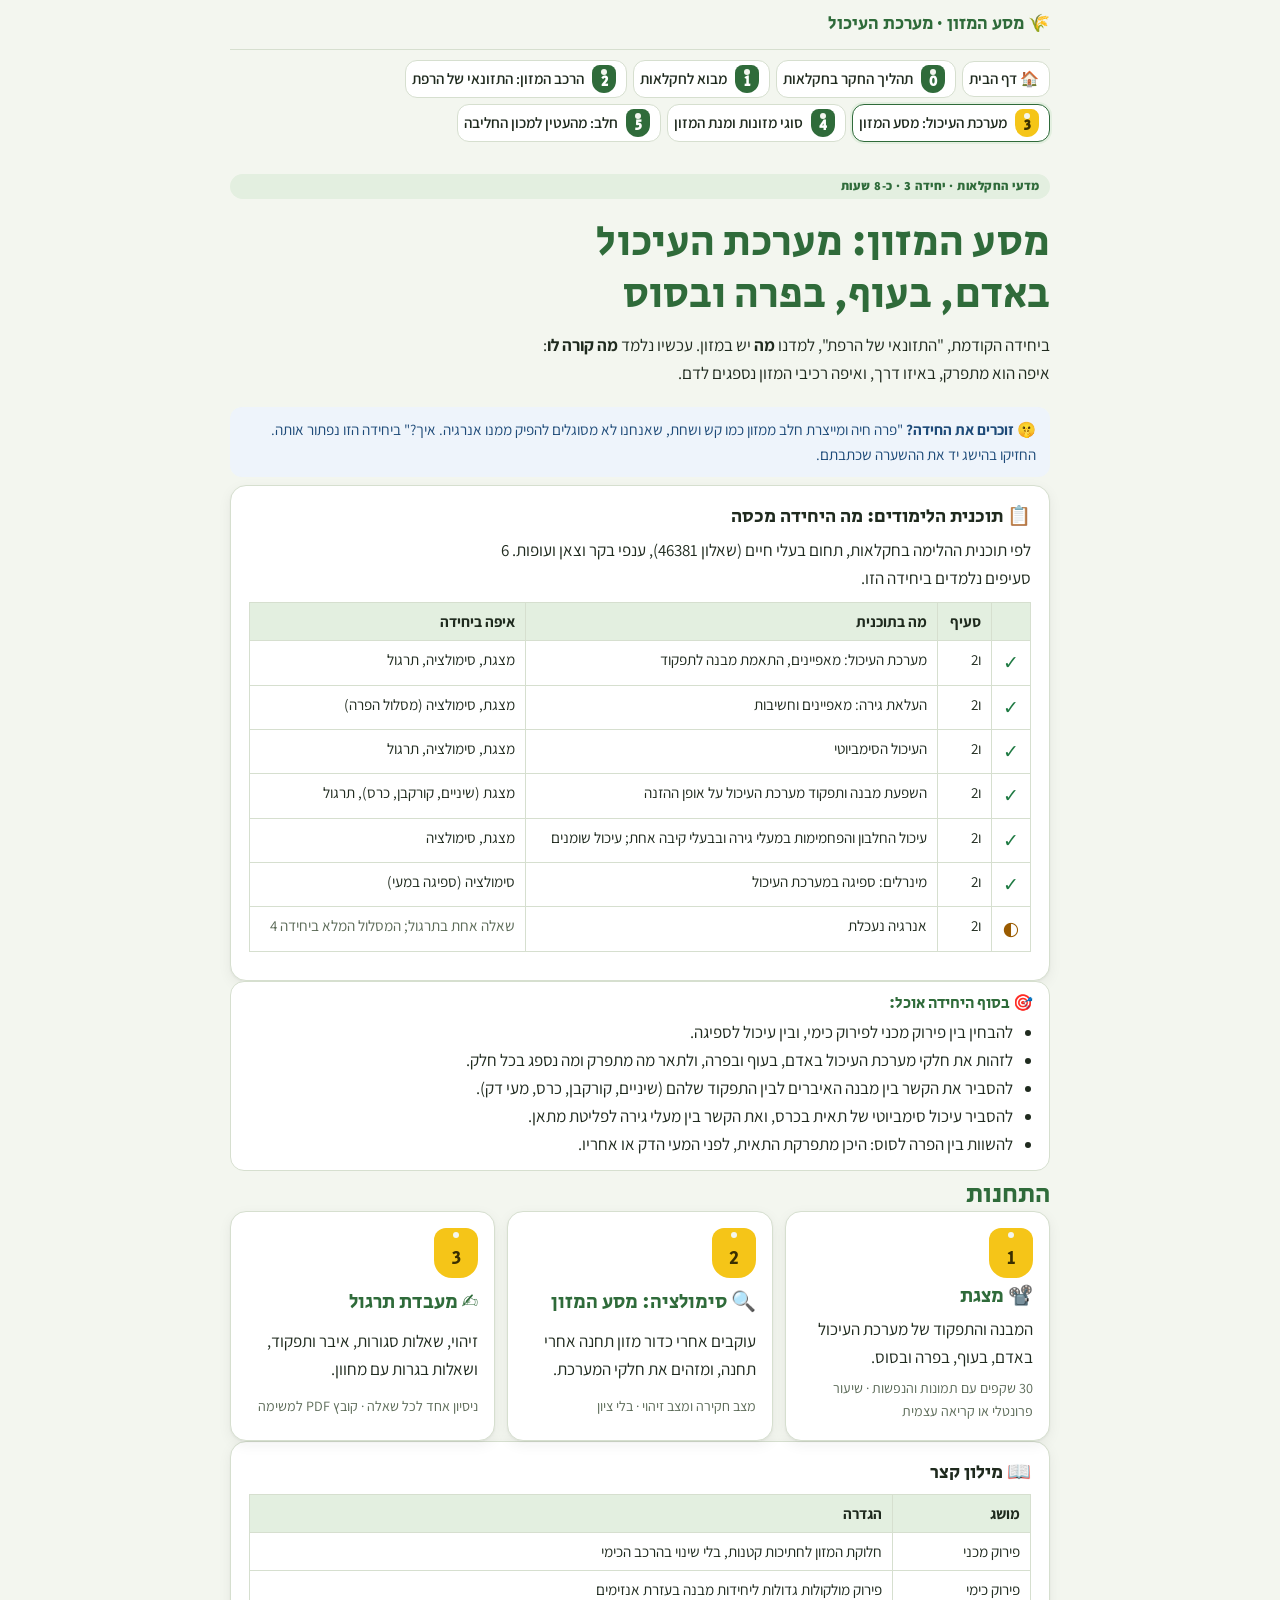
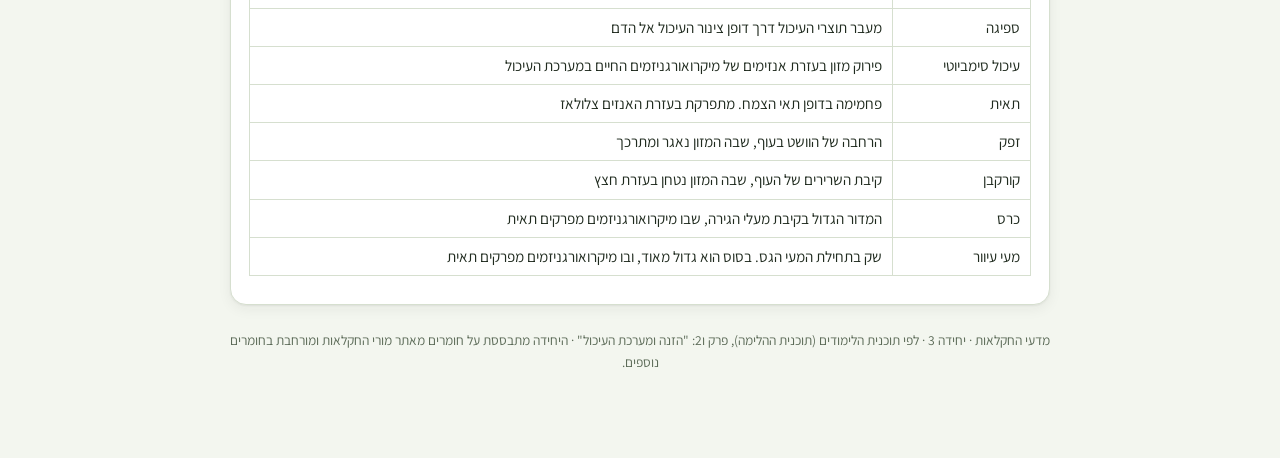
<file: index.html>
<!doctype html>
<html lang="he" dir="rtl">
<head>
<meta charset="utf-8">
<meta name="viewport" content="width=device-width, initial-scale=1">
<title>מסע המזון: מערכת העיכול</title>
<link rel="preconnect" href="https://fonts.googleapis.com">
<link rel="stylesheet" href="https://fonts.googleapis.com/css2?family=Secular+One&family=Assistant:wght@400;600;700;800&display=swap">
<link rel="stylesheet" href="assets/farm.css?v=202611190659">
<link rel="stylesheet" href="assets/digest.css?v=202611190659">
<style>
.go{display:grid;grid-template-columns:repeat(auto-fit,minmax(min(100%,230px),1fr));gap:12px}
.go a{display:grid;gap:6px;text-decoration:none;color:var(--ink);background:var(--paper);border:1px solid var(--line);border-radius:16px;padding:16px;box-shadow:var(--shadow);transition:border-color .2s,transform .2s}
.go a:hover{border-color:var(--accent);transform:translateY(-2px)}
.go .eartag{width:44px;height:50px;font-size:1.2rem;border-radius:12px 12px 18px 18px}.go .eartag span{margin-top:12px}
.go h3{font-size:1.25rem;color:var(--accent)}
.go small{color:var(--muted)}
@media (prefers-reduced-motion:reduce){.go a{transition:none}.go a:hover{transform:none}}
</style>
</head>
<body>
<div class="wrap">
  <header class="bar"><span class="brand">🌾 מסע המזון · מערכת העיכול</span></header>
  <nav class="cmap" id="cmap" aria-label="רצף היחידות"></nav>

  <section class="hero">
    <span class="label">מדעי החקלאות · יחידה 3 · כ-8 שעות</span>
    <h1>מסע המזון: מערכת העיכול באדם, בעוף, בפרה ובסוס</h1>
    <p>ביחידה הקודמת, "התזונאי של הרפת", למדנו <b>מה</b> יש במזון. עכשיו נלמד <b>מה קורה לו</b>: איפה הוא מתפרק, באיזו דרך, ואיפה רכיבי המזון נספגים לדם.</p>
    <div class="note">🤫 <b>זוכרים את החידה?</b> "פרה חיה ומייצרת חלב ממזון כמו קש ושחת, שאנחנו לא מסוגלים להפיק ממנו אנרגיה. איך?" ביחידה הזו נפתור אותה. החזיקו בהישג יד את ההשערה שכתבתם.</div>
  </section>

  <section id="cur"></section>

  <section class="goals">
    <h3>🎯 בסוף היחידה אוכל:</h3>
    <ul>
      <li>להבחין בין פירוק מכני לפירוק כימי, ובין עיכול לספיגה.</li>
      <li>לזהות את חלקי מערכת העיכול באדם, בעוף ובפרה, ולתאר מה מתפרק ומה נספג בכל חלק.</li>
      <li>להסביר את הקשר בין מבנה האיברים לבין התפקוד שלהם (שיניים, קורקבן, כרס, מעי דק).</li>
      <li>להסביר עיכול סימביוטי של תאית בכרס, ואת הקשר בין מעלי גירה לפליטת מתאן.</li>
      <li>להשוות בין הפרה לסוס: היכן מתפרקת התאית, לפני המעי הדק או אחריו.</li>
    </ul>
  </section>

  <h2 style="color:var(--accent);margin-top:8px">התחנות</h2>
  <div class="go">
    <a href="slides.html?v=202611190659"><span class="eartag"><span>1</span></span><h3>📽️ מצגת</h3><span>המבנה והתפקוד של מערכת העיכול באדם, בעוף, בפרה ובסוס.</span><small>30 שקפים עם תמונות והנפשות · שיעור פרונטלי או קריאה עצמית</small></a>
    <a href="sim.html?v=202611190659"><span class="eartag"><span>2</span></span><h3>🔍 סימולציה: מסע המזון</h3><span>עוקבים אחרי כדור מזון תחנה אחרי תחנה, ומזהים את חלקי המערכת.</span><small>מצב חקירה ומצב זיהוי · בלי ציון</small></a>
    <a href="practice.html?v=202611190659"><span class="eartag"><span>3</span></span><h3>✍️ מעבדת תרגול</h3><span>זיהוי, שאלות סגורות, איבר ותפקוד, ושאלות בגרות עם מחוון.</span><small>ניסיון אחד לכל שאלה · קובץ PDF למשימה</small></a>
  </div>

  <section class="card info">
    <h3>📖 מילון קצר</h3>
    <div class="tbl"><table>
      <tr><th>מושג</th><th>הגדרה</th></tr>
      <tr><td>פירוק מכני</td><td>חלוקת המזון לחתיכות קטנות, בלי שינוי בהרכב הכימי</td></tr>
      <tr><td>פירוק כימי</td><td>פירוק מולקולות גדולות ליחידות מבנה בעזרת אנזימים</td></tr>
      <tr><td>ספיגה</td><td>מעבר תוצרי העיכול דרך דופן צינור העיכול אל הדם</td></tr>
      <tr><td>עיכול סימביוטי</td><td>פירוק מזון בעזרת אנזימים של מיקרואורגניזמים החיים במערכת העיכול</td></tr>
      <tr><td>תאית</td><td>פחמימה בדופן תאי הצמח. מתפרקת בעזרת האנזים צלולאז</td></tr>
      <tr><td>זפק</td><td>הרחבה של הוושט בעוף, שבה המזון נאגר ומתרכך</td></tr>
      <tr><td>קורקבן</td><td>קיבת השרירים של העוף, שבה המזון נטחן בעזרת חצץ</td></tr>
      <tr><td>כרס</td><td>המדור הגדול בקיבת מעלי הגירה, שבו מיקרואורגניזמים מפרקים תאית</td></tr>
      <tr><td>מעי עיוור</td><td>שק בתחילת המעי הגס. בסוס הוא גדול מאוד, ובו מיקרואורגניזמים מפרקים תאית</td></tr>
    </table></div>
  </section>

  <footer>מדעי החקלאות · יחידה 3 · לפי תוכנית הלימודים (תוכנית ההלימה), פרק ו2: "הזנה ומערכת העיכול" · היחידה מתבססת על חומרים מאתר מורי החקלאות ומורחבת בחומרים נוספים.</footer>
</div>
<script src="assets/course.js?v=202611190659"></script>
<script src="assets/curriculum.js?v=202611190659"></script>
<script>renderCurriculum(document.getElementById('cur'), 3)</script>
<script>renderCourse(document.getElementById('cmap'), 3, '../')</script>
</body>
</html>
</file>
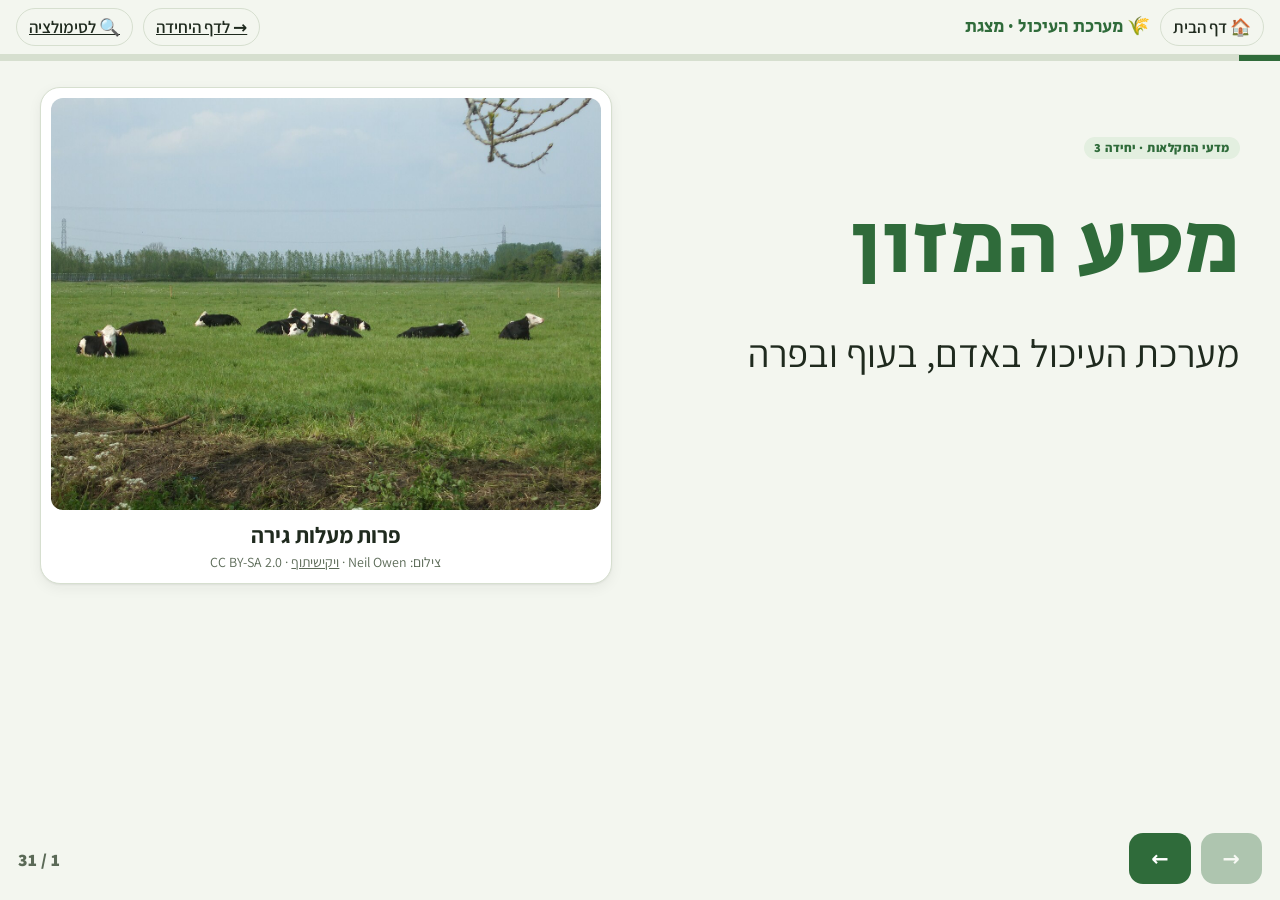
<file: slides.html>
<!doctype html>
<html lang="he" dir="rtl">
<head>
<meta charset="utf-8">
<meta name="viewport" content="width=device-width, initial-scale=1">
<title>מערכת העיכול: מצגת</title>
<link rel="preconnect" href="https://fonts.googleapis.com">
<link rel="stylesheet" href="https://fonts.googleapis.com/css2?family=Secular+One&family=Assistant:wght@400;600;700;800&display=swap">
<link rel="stylesheet" href="assets/farm.css?v=202611190659">
<link rel="stylesheet" href="assets/digest.css?v=202611190659">
<style>
body{padding:0;overflow:hidden;height:100vh;height:100dvh}
.deck{height:100vh;height:100dvh;display:flex;flex-direction:column}
.top{display:flex;align-items:center;gap:10px;padding:8px 16px;border-bottom:1px solid var(--line);flex-wrap:wrap}
.top .brand{font-family:var(--f-display);color:var(--accent);margin-inline-end:auto;font-size:1.15rem}
.prog{height:6px;background:var(--line)}.prog i{display:block;height:100%;background:var(--accent);transition:width .3s}
.slides{flex:1;position:relative;overflow:hidden}
.slide{position:absolute;inset:0;overflow-y:auto;padding:26px max(20px,calc((100% - 1200px)/2)) 96px;display:none}
.slide.on{display:block;animation:fadein .4s}
@keyframes fadein{from{opacity:0;transform:translateY(10px)}}
/* גופן גדול לכיתה */
.slide{font-size:clamp(1.3rem,2.5vw,1.95rem);line-height:1.5}
.slide h2{font-size:clamp(2.1rem,4.8vw,3.4rem);color:var(--accent);margin-bottom:18px;display:flex;gap:14px;align-items:center}
.slide h2 .eartag{width:58px;height:66px;font-size:1.5rem;border-radius:14px 14px 22px 22px;flex:none}
.slide h2 .eartag::before{top:8px;width:9px;height:9px}.slide h2 .eartag span{margin-top:16px}
.slide p,.slide li{max-width:none;margin:.35em 0}
.slide ul,.slide ol{padding-inline-start:1.2em;margin:.3em 0}
.slide li::marker{color:var(--accent)}
.slide b{color:var(--accent)}
.slide .note{font-size:.92em;padding:14px 18px;border-radius:16px}
.slide .tbl table{font-size:clamp(1.05rem,2vw,1.5rem);min-width:560px}
.slide .tbl th,.slide .tbl td{padding:10px 14px}
.big{font-size:clamp(3rem,8vw,5.6rem)!important;font-family:var(--f-display);color:var(--accent);line-height:1.05;margin:.1em 0}
.split{display:grid;grid-template-columns:minmax(0,1.05fr) minmax(0,1fr);gap:28px;align-items:center}
.split.wide{grid-template-columns:minmax(0,1.4fr) minmax(0,1fr)}
@media (max-width:820px){.split,.split.wide{grid-template-columns:1fr}}
.photo{margin:0;background:var(--paper);border:1px solid var(--line);border-radius:20px;padding:10px;box-shadow:var(--shadow)}
.photo img{display:block;width:100%;max-height:58vh;object-fit:contain;border-radius:12px;background:#fff}
.photo figcaption{font-size:.72em;font-weight:700;margin-top:8px;text-align:center}
.photo .cr{display:block;font-size:.62em;font-weight:400;color:var(--muted)}
.photo .cr a{color:inherit}
.roles{font-size:.7em;line-height:1.3}.roles li{margin-bottom:.35em}
.pair{display:grid;grid-template-columns:1fr 1fr;gap:18px}
@media (max-width:620px){.pair{grid-template-columns:1fr}}
.pill{display:inline-block;background:var(--tag);color:var(--tag-ink);border-radius:999px;padding:4px 16px;font-weight:800;margin:4px}
.cards4{display:grid;grid-template-columns:repeat(auto-fit,minmax(min(100%,230px),1fr));gap:16px;margin-top:10px}
.cards4 div{background:var(--paper);border:2px solid var(--line);border-radius:18px;padding:18px;text-align:center}
.cards4 .ic{font-size:2.6em;display:block}
.cards4 b{display:block;font-size:1.1em}
.cards4 small{font-size:.75em;color:var(--muted);display:block}
/* חשיפה הדרגתית */
.f{opacity:0;transform:translateY(14px);transition:opacity .45s,transform .45s}
.f.in{opacity:1;transform:none}
.nav{position:fixed;bottom:16px;inset-inline-start:18px;display:flex;gap:10px;z-index:5}
.nav button{background:var(--accent);color:#fff;border:0;border-radius:14px;padding:12px 22px;font-weight:800;font-size:1.3rem}
.nav button[disabled]{opacity:.35}
.num{position:fixed;bottom:26px;inset-inline-end:18px;color:var(--muted);font-weight:800;font-variant-numeric:tabular-nums;font-size:1.1rem}
.slide .dg{max-height:60vh}
.dg .lbl{font-size:15px}
/* הנפשות */
.anim{width:100%;height:auto;display:block;max-height:52vh;direction:ltr}
.anim text{font-family:var(--f-body);font-weight:800;fill:var(--ink)}
@keyframes splitA{0%,25%{transform:translate(0,0)}55%,100%{transform:translate(var(--dx),var(--dy))}}
.cubes rect{animation:splitA 4s ease-in-out infinite;fill:#e3c06a;stroke:#a8862a;stroke-width:2}
@keyframes beadOff{0%,30%{transform:translate(0,0)}60%,100%{transform:translate(var(--dx),var(--dy))}}
.beads circle{fill:#7fae5a;stroke:#4f7a32;stroke-width:2;animation:beadOff 4s ease-in-out infinite}
.beads line{stroke:#4f7a32;stroke-width:5;animation:linkGone 4s ease-in-out infinite}
@keyframes linkGone{0%,30%{opacity:1}45%,100%{opacity:0}}
.enz{animation:enzMove 4s ease-in-out infinite}
@keyframes enzMove{0%{transform:translateX(-40px)}40%{transform:translateX(150px)}100%{transform:translateX(150px);opacity:0}}
.fatbig{fill:#f2c94c;stroke:#c9a21a;stroke-width:2;animation:fatShrink 6s ease-in-out infinite;transform-origin:center;transform-box:fill-box}
@keyframes fatShrink{0%,15%{opacity:1;transform:scale(1)}30%,100%{opacity:0;transform:scale(.3)}}
.drop{fill:#f2c94c;stroke:#c9a21a;stroke-width:1.5;opacity:0;animation:dropOut 6s ease-in-out infinite}
@keyframes dropOut{0%,22%{opacity:0;transform:translate(0,0)}35%,62%{opacity:1;transform:translate(var(--dx),var(--dy))}80%,100%{opacity:0;transform:translate(var(--dx),var(--dy)) scale(.2)}}
.prod{opacity:0;animation:prodIn 6s ease-in-out infinite}
@keyframes prodIn{0%,66%{opacity:0}78%,100%{opacity:1}}
.bilein{fill:#7fae5a;animation:bileIn 6s ease-in-out infinite}
@keyframes bileIn{0%{transform:translateX(-120px);opacity:0}15%{opacity:1}30%,100%{transform:translateX(0);opacity:0}}
.nutdot{animation:absorb 3s linear infinite}
@keyframes absorb{0%{transform:translateY(0);opacity:0}15%{opacity:1}85%{opacity:1}100%{transform:translateY(-120px);opacity:0}}
.microbe{animation:wob 1.6s ease-in-out infinite alternate}
@keyframes wob{to{transform:translate(4px,-3px)}}
.vfa{fill:#e58a7c;animation:toBlood 4s ease-in infinite}
@keyframes toBlood{0%{transform:translate(0,0);opacity:0}15%{opacity:1}100%{transform:translate(0,-150px);opacity:0}}
.gas{fill:#dfe9f7;stroke:#7a96c2;stroke-width:1.5;animation:burp 4.5s ease-in infinite}
@keyframes burp{0%{transform:translate(0,0);opacity:0}15%{opacity:1}100%{transform:translate(-120px,-190px);opacity:0}}
.grass{stroke:#6b8a3e;stroke-width:5;stroke-linecap:round;animation:grassGone 6s linear infinite}
@keyframes grassGone{0%,20%{opacity:1}70%,100%{opacity:.15}}
.glc{fill:#f6d77a;stroke:#b28a1d;stroke-width:1.5;animation:glcPop 6s ease-in-out infinite}
@keyframes glcPop{0%,25%{opacity:0;transform:scale(.4)}40%,70%{opacity:1;transform:scale(1)}85%,100%{opacity:0}}
.acid{animation:acidIn 5s ease-in-out infinite}
@keyframes acidIn{0%{transform:translateX(0);opacity:1}45%{transform:translateX(110px);opacity:1}60%,100%{transform:translateX(110px);opacity:0}}
.bicarb{animation:bicIn 5s ease-in-out infinite}
@keyframes bicIn{0%{transform:translate(0,0);opacity:1}45%{transform:translate(-80px,80px);opacity:1}60%,100%{transform:translate(-80px,80px);opacity:0}}
.phbar{animation:phGo 5s ease-in-out infinite;transform-box:fill-box;transform-origin:right}
@keyframes phGo{0%,30%{fill:#e74c3c;transform:scaleX(.25)}60%,100%{fill:#7fae5a;transform:scaleX(.6)}}
.phA{animation:phTa 5s infinite}.phB{animation:phTb 5s infinite}
@keyframes phTa{0%,45%{opacity:1}55%,100%{opacity:0}}@keyframes phTb{0%,45%{opacity:0}55%,100%{opacity:1}}
.beads.pr rect{fill:#e58a7c;stroke:#a85a45;stroke-width:2;animation:beadOff 4s ease-in-out infinite}
.fatsm{fill:#f2c94c;stroke:#c9a21a;stroke-width:1.5;animation:fatSm 4s ease-in-out infinite}
@keyframes fatSm{0%,30%{transform:scale(1);opacity:1}70%,100%{transform:scale(.45);opacity:.6}}
.fatsm{transform-box:fill-box;transform-origin:center}
@media (prefers-reduced-motion:reduce){.slide.on,.f{animation:none;transition:none}.anim *{animation:none!important}}
.enzsum{width:100%;border-collapse:collapse;font-size:.78em;margin-top:6px}.enzsum th,.enzsum td{border:1.5px solid #c9d6c0;padding:4px 6px;text-align:center}.enzsum th{background:#3f6b35;color:#fff}
.lab-wrap{position:relative}.lab-wrap img{display:block;width:100%;max-height:none}
.lab-wrap .msk{position:absolute;background:#fff;border-radius:6px}
.lab-wrap .lbl-he{position:absolute;transform:translate(-50%,-50%);background:#2f6b3a;color:#fff;font-weight:800;font-size:.62em;padding:2px 10px;border-radius:999px;white-space:nowrap}
.pathsvg text{font-family:var(--f-body)}
.rumensvg{max-height:62vh}.rumensvg text{font-family:var(--f-body)}
.glc2{fill:#f6d77a;stroke:#b28a1d;stroke-width:2}
.vfa2{fill:#d1503f;animation:vfaUp 3s ease-in infinite}
@keyframes vfaUp{0%{transform:translateX(0);opacity:0}15%{opacity:1}85%{opacity:1}100%{transform:translateX(-118px);opacity:0}}
.gas2{fill:#eef2f8;stroke:#7a8fb8;stroke-width:2;animation:gasUp 3.5s ease-in infinite}
@keyframes gasUp{0%{transform:translateY(0);opacity:0}20%{opacity:1}100%{transform:translateY(-46px);opacity:0}}
@media (prefers-reduced-motion:reduce){.vfa2,.gas2{animation:none}}
</style>
</head>
<body>
<div class="deck">
  <div class="top"><a class="linkbtn" href="https://hagit2303.github.io/haklaut/?v=202611190659" style="text-decoration:none">🏠 דף הבית</a><span class="brand">🌾 מערכת העיכול · מצגת</span><a class="linkbtn" href="index.html?v=202611190659">→ לדף היחידה</a><a class="linkbtn" href="sim.html?v=202611190659">🔍 לסימולציה</a></div>
  <div class="prog"><i id="bar"></i></div>
  <div class="slides" id="slides">

<!-- 1 -->
<section class="slide">
  <div class="split">
    <div>
      <span class="label">מדעי החקלאות · יחידה 3</span>
      <p class="big">מסע המזון</p>
      <p style="font-size:1.25em">מערכת העיכול באדם, בעוף ובפרה</p>
      <div class="note f">🤫 <b>החידה מ"התזונאי של הרפת":</b> פרה חיה ומייצרת חלב ממזון כמו קש ושחת, שאדם אינו מפיק ממנו אנרגיה. איך?</div>
    </div>
    <figure class="photo"><img src="assets/img/cows-chewing-cud.jpg?v=202611190659" alt="פרות שרועות בשדה ומעלות גירה"><figcaption>פרות מעלות גירה<span class="cr">צילום: Neil Owen · <a href="https://commons.wikimedia.org/wiki/File:Cows_chewing_the_cud_near_Puriton_-_geograph.org.uk_-_6138906.jpg" target="_blank" rel="noopener">ויקישיתוף</a> · CC BY-SA 2.0</span></figcaption></figure>
  </div>
</section>

<!-- 2 -->
<section class="slide">
  <h2><span class="eartag"><span>1</span></span>מה קורה למזון?</h2>
  <p>עמילן, חלבונים ושומנים הם מולקולות גדולות. הן אינן עוברות דרך דופן צינור העיכול.</p>
  <div class="cards4">
    <div class="f"><span class="ic">🦷</span><b>פירוק מכני</b><small>לעיסה, ערבוב וטחינה</small></div>
    <div class="f"><span class="ic">✂️</span><b>פירוק כימי</b><small>אנזימים מפרקים מולקולות גדולות ליחידות מבנה</small></div>
    <div class="f"><span class="ic">🩸</span><b>ספיגה</b><small>יחידות המבנה עוברות דרך דופן המעי אל הדם</small></div>
    <div class="f"><span class="ic">🚽</span><b>הוצאה</b><small>שאריות שלא נעכלו יוצאות כצואה</small></div>
  </div>
</section>

<!-- 3 -->
<section class="slide">
  <h2><span class="eartag"><span>2</span></span>פירוק מכני לעומת פירוק כימי</h2>
  <div class="pair">
    <div class="photo">
      <svg class="anim" viewBox="0 0 300 200" role="img" aria-label="הנפשה: קובייה גדולה מתחלקת לקוביות קטנות">
        <g class="cubes">
          <rect x="110" y="60" width="40" height="40" style="--dx:-30px;--dy:-25px"/><rect x="150" y="60" width="40" height="40" style="--dx:30px;--dy:-25px"/>
          <rect x="110" y="100" width="40" height="40" style="--dx:-30px;--dy:25px"/><rect x="150" y="100" width="40" height="40" style="--dx:30px;--dy:25px"/>
        </g>
        <text x="150" y="190" text-anchor="middle" font-size="18">אותו חומר, חתיכות קטנות</text>
      </svg>
      <p style="text-align:center"><b>פירוק מכני</b><br><span style="font-size:.8em">החומר לא משתנה. שטח הפנים גדל.</span></p>
    </div>
    <div class="photo">
      <svg class="anim" viewBox="0 0 300 200" role="img" aria-label="הנפשה: אנזים מפרק שרשרת לחוליות נפרדות">
        <g class="beads">
          <line x1="70" y1="100" x2="110" y2="100"/><line x1="110" y1="100" x2="150" y2="100"/><line x1="150" y1="100" x2="190" y2="100"/><line x1="190" y1="100" x2="230" y2="100"/>
          <circle cx="70" cy="100" r="16" style="--dx:-20px;--dy:-30px"/><circle cx="110" cy="100" r="16" style="--dx:-8px;--dy:30px"/><circle cx="150" cy="100" r="16" style="--dx:0px;--dy:-34px"/><circle cx="190" cy="100" r="16" style="--dx:8px;--dy:30px"/><circle cx="230" cy="100" r="16" style="--dx:20px;--dy:-30px"/>
        </g>
        <g class="enz"><path d="M40 40 a18 18 0 1 1 0 0.1 Z" fill="none"/><text x="40" y="58" font-size="26">✂️</text></g>
        <text x="150" y="190" text-anchor="middle" font-size="18">אנזים ← יחידות מבנה</text>
      </svg>
      <p style="text-align:center"><b>פירוק כימי</b><br><span style="font-size:.8em">קשרים נשברים, ונוצרים חומרים אחרים.</span></p>
    </div>
  </div>
  <p class="note f">🔑 פירוק מכני מגדיל את <b>שטח הפנים</b>. יותר מולקולות באות במגע עם האנזימים, והפירוק הכימי מהיר יותר.</p>
</section>

<!-- 4 -->
<section class="slide">
  <h2><span class="eartag"><span>3</span></span>אנזימי העיכול</h2>
  <div class="tbl"><table>
    <tr><th>אנזים</th><th>מופרש מ...</th><th>מפרק</th><th>התוצר</th></tr>
    <tr class="f"><td>עמילאז</td><td>בלוטות הרוק, הלבלב</td><td>עמילן</td><td>דו־סוכרים ← חד־סוכרים</td></tr>
    <tr class="f"><td>פפסין</td><td>דופן הקיבה</td><td>חלבונים</td><td>שרשראות קצרות של חומצות אמינו (פירוק חלקי)</td></tr>
    <tr class="f"><td>פרוטאזות</td><td>הלבלב, דופן המעי הדק</td><td>חלבונים</td><td>חומצות אמינו</td></tr>
    <tr class="f"><td>ליפאז</td><td>הלבלב</td><td>שומנים</td><td>חומצות שומן וגליצרול</td></tr>
    <tr class="f"><td>צלולאז</td><td><b>מיקרואורגניזמים</b> בכרס</td><td>תאית</td><td>גלוקוז</td></tr>
  </table></div>
</section>

<!-- 5 -->
<section class="slide">
  <h2><span class="eartag"><span>4</span></span>מערכת העיכול באדם</h2>
  <div class="split">
    <figure class="photo"><img src="assets/img/human-digestive-he.png?v=202611190659" alt="איור של מערכת העיכול באדם עם שמות בעברית"><figcaption>מערכת העיכול באדם<span class="cr">איור: Mariana Ruiz, תרגום לעברית · <a href="https://commons.wikimedia.org/wiki/File:Digestive_system_diagram.png" target="_blank" rel="noopener">ויקישיתוף</a> · CC BY-SA 3.0</span></figcaption></figure>
    <div>
      <p class="f"><b>צינור העיכול</b> (המזון עובר בו):<br>פה ← ושט ← קיבה ← תריסריון ← מעי דק ← מעי גס ← פי הטבעת</p>
      <p class="f"><b>איברים נלווים</b>: המזון אינו עובר בהם, והם מפרישים לצינור העיכול:</p>
      <ul class="f"><li>בלוטות הרוק ← רוק עם עמילאז</li><li>לבלב ← אנזימי עיכול</li><li>כבד ← מרה</li><li>כיס המרה ← אוגר מרה</li></ul>
    </div>
  </div>
</section>

<!-- 6 -->
<section class="slide">
  <h2><span class="eartag"><span>5</span></span>המסלול: עקבו אחרי כדור המזון</h2>
  <div class="split">
    <div class="photo" id="figRoute"></div>
    <ol>
      <li class="f"><b>פה:</b> לעיסה ועמילאז</li>
      <li class="f"><b>ושט:</b> גלי התכווצות מעבירים את המזון</li>
      <li class="f"><b>קיבה:</b> ערבוב, חומצה ופפסין</li>
      <li class="f"><b>תריסריון:</b> אנזימי הלבלב ומרה</li>
      <li class="f"><b>מעי דק:</b> סוף הפירוק הכימי, ספיגת תוצרי העיכול לדם</li>
      <li class="f"><b>מעי גס:</b> ספיגת מים ומלחים; חיידקים מייצרים ויטמינים</li>
      <li class="f"><b>פי הטבעת:</b> הוצאה</li>
    </ol>
  </div>
</section>

<!-- 7 -->
<section class="slide">
  <h2><span class="eartag"><span>6</span></span>שיניים: מבנה ותפקוד</h2>
  <div class="pair">
    <figure class="photo"><img src="assets/img/dog-skull.jpg?v=202611190659" alt="גולגולת של כלב עם ניבים גדולים"><figcaption>🐕 טורף (כלב): ניבים גדולים וחדים<span class="cr">צילום: Wagner Souza e Silva · <a href="https://commons.wikimedia.org/wiki/File:Dog_skull._Canis_lupus_familiaris_01.jpg" target="_blank" rel="noopener">ויקישיתוף</a> · CC BY-SA 4.0</span></figcaption></figure>
    <figure class="photo"><img src="assets/img/cow-skull.jpg?v=202611190659" alt="גולגולת של פרה, בלי שיניים חותכות בלסת העליונה"><figcaption>🐄 אוכלת צמחים (פרה): אין חותכות עליונות, טוחנות רחבות<span class="cr">צילום: James St. John · <a href="https://commons.wikimedia.org/wiki/File:Bos_sp._(cow)_cranium_4_(46935058024).jpg" target="_blank" rel="noopener">ויקישיתוף</a> · CC BY 2.0</span></figcaption></figure>
  </div>
  <p class="f">🦷 <b>חותכות</b>: חיתוך · <b>ניבים</b>: קריעה · <b>טוחנות</b>: טחינה</p>
</section>

<!-- 8 -->
<section class="slide">
  <h2><span class="eartag"><span>7</span></span>הקיבה</h2>
  <ul>
    <li class="f"><b>פירוק מכני:</b> שלוש שכבות שרירים בדופן מערבבות את המזון.</li>
    <li class="f"><b>פירוק כימי:</b> חומצה הידרוכלורית (pH בסביבות 2) ו<b>פפסין</b>, שמתחיל את פירוק החלבונים.</li>
    <li class="f">בכניסה לקיבה וביציאה ממנה יש <b>סוגרים</b>: שרירים טבעתיים.</li>
  </ul>
  <p class="note f">🤔 מזון עתיר שומן, אלכוהול ועישון מחלישים את הסוגר שבין הוושט לקיבה. מה עלול לקרות? (רמז: צרבת)</p>
</section>

<!-- 9a: התריסריון -->
<section class="slide">
  <h2><span class="eartag"><span>8</span></span>התריסריון</h2>
  <div class="split">
    <div class="photo" id="figDuo"></div>
    <div>
      <p class="f"><b>התריסריון</b> הוא החלק הראשון של המעי הדק. אורכו כרוחב <b>12 אצבעות</b> (תריסר), ומכאן שמו.</p>
      <p class="f">בתריסריון מתפרקים <b>פחמימות, חלבונים ושומנים</b>. הפירוק מסתיים במעי הדק, ביחידות המבנה:</p>
      <div class="tbl f"><table>
        <tr><th>רכיב המזון</th><th>יחידת המבנה</th></tr>
        <tr><td>🍞 פחמימות (עמילן)</td><td>חד־סוכרים (גלוקוז)</td></tr>
        <tr><td>🥩 חלבונים</td><td>חומצות אמינו</td></tr>
        <tr><td>🧈 שומנים</td><td>חומצות שומן וגליצרול</td></tr>
      </table></div>
    </div>
  </div>
</section>

<!-- 9b: מה מופרש לתריסריון -->
<section class="slide">
  <h2><span class="eartag"><span>9</span></span>מה מופרש לתריסריון?</h2>
  <div class="split">
    <div class="photo">
      <svg class="anim" viewBox="0 0 360 270" role="img" aria-label="הנפשה: מיץ לבלב ומרה זורמים בצינורות אל התריסריון">
        <path id="pLiver" d="M20 30 Q110 0 215 22 Q228 40 210 58 Q150 92 40 92 Q12 70 20 30 Z" fill="#9c5b3c"/>
        <text x="170" y="48" fill="#fff" font-size="20" text-anchor="middle" style="fill:#fff">כבד</text>
        <ellipse cx="124" cy="80" rx="14" ry="20" fill="#7fae5a" stroke="#4f7a32" stroke-width="2"/>
        <path d="M262 108 Q166 98 160 178 Q166 250 262 246" fill="none" stroke="#e7a58f" stroke-width="30" stroke-linecap="round"/>
        <path d="M128 99 Q150 140 172 162 L186 176" fill="none" stroke="#5f8f3e" stroke-width="5" stroke-linecap="round"/>
        <path d="M212 160 Q262 150 344 170 Q350 184 340 192 Q270 200 214 196 Z" fill="#e3c06a" stroke="#a8862a" stroke-width="1.5"/>
        <path d="M335 180 Q260 178 190 180" fill="none" stroke="#7b4fb8" stroke-width="4" stroke-dasharray="3 3"/>
        <circle r="6" fill="#3f7a2a"><animateMotion dur="3s" repeatCount="indefinite" path="M128 99 Q150 140 172 162 L186 176"/></circle>
        <circle r="6" fill="#3f7a2a"><animateMotion dur="3s" begin="-1.5s" repeatCount="indefinite" path="M128 99 Q150 140 172 162 L186 176"/></circle>
        <circle r="7" fill="#7b4fb8"><animateMotion dur="3s" repeatCount="indefinite" path="M335 180 Q260 178 190 180"/></circle>
        <circle r="7" fill="#7b4fb8"><animateMotion dur="3s" begin="-1.5s" repeatCount="indefinite" path="M335 180 Q260 178 190 180"/></circle>
        <circle r="9" fill="#7a4a2a" stroke="#fff" stroke-width="2"><animateMotion dur="5s" repeatCount="indefinite" path="M262 108 Q166 98 160 178 Q166 250 262 246"/></circle>
        <path d="M110 92 L84 116" stroke="#333" stroke-width="1.5"/><text x="80" y="128" font-size="14" text-anchor="middle">כיס המרה</text>
        <text x="300" y="215" font-size="16" text-anchor="middle">לבלב</text>
        <text x="120" y="200" font-size="16" text-anchor="middle">תריסריון</text>
        <text x="300" y="100" font-size="13" text-anchor="middle">← מהקיבה</text>
        <text x="300" y="262" font-size="13" text-anchor="middle">← למעי הדק</text>
        <text x="215" y="134" font-size="14" style="fill:#3f7a2a">● מרה (מכיס המרה)</text>
        <text x="250" y="152" font-size="14" style="fill:#7b4fb8">● מיץ לבלב</text>
      </svg>
    </div>
    <div>
      <p class="f">לתריסריון <b>מופרשים</b> שני מיצים, בצינורות:</p>
      <p class="f">1️⃣ <b>מיץ הלבלב</b>: מהלבלב.</p>
      <p class="f">2️⃣ <b>מרה</b>: מיוצרת בכבד, נאגרת בכיס המרה, ומכיס המרה מופרשת לתריסריון.</p>
      <p class="note f">הלבלב, הכבד וכיס המרה הם <b>איברים נלווים</b>: המזון אינו עובר בהם.</p>
    </div>
  </div>
</section>

<!-- 9c: מיץ הלבלב -->
<section class="slide">
  <h2><span class="eartag"><span>10</span></span>מיץ הלבלב: שני תפקידים</h2>
  <div class="pair">
    <div class="photo f">
      <p style="text-align:center;margin:0"><b>1. סתירת החומציות</b></p>
      <svg class="anim" viewBox="0 0 320 210" role="img" aria-label="הנפשה: ביקרבונט מהלבלב סותר את החומצה שהגיעה מהקיבה">
        <rect x="10" y="70" width="300" height="80" rx="40" fill="#f6d8cf" stroke="#a85a45" stroke-width="2"/>
        <g class="acid"><text x="30" y="105" font-size="18" style="fill:#c0392b">H⁺</text><text x="40" y="132" font-size="18" style="fill:#c0392b">H⁺</text><text x="20" y="120" font-size="18" style="fill:#c0392b">H⁺</text></g>
        <g class="bicarb"><text x="200" y="40" font-size="16" style="fill:#2457c5">HCO₃⁻</text><text x="240" y="30" font-size="16" style="fill:#2457c5">HCO₃⁻</text></g>
        <rect x="60" y="170" width="200" height="16" rx="8" fill="#eee"/><rect class="phbar" x="60" y="170" width="200" height="16" rx="8"/>
        <text x="160" y="205" font-size="15" text-anchor="middle" class="phA">חומצי (מהקיבה)</text>
        <text x="160" y="205" font-size="15" text-anchor="middle" class="phB">קרוב לניטרלי</text>
        <text x="300" y="20" font-size="13" text-anchor="end">מהלבלב ↓</text>
        <text x="16" y="62" font-size="13">מהקיבה →</text>
      </svg>
      <p style="font-size:.78em;margin:0">ה<b>ביקרבונט</b> במיץ הלבלב סותר את החומצה שהגיעה עם המזון מהקיבה. האנזימים בתריסריון פעילים ב-pH הזה.</p>
    </div>
    <div class="photo f">
      <p style="text-align:center;margin:0"><b>2. אנזימי עיכול</b></p>
      <svg class="anim" viewBox="0 0 320 220" role="img" aria-label="הנפשה: אנזימי הלבלב מפרקים פחמימות, חלבונים ושומנים">
        <g class="beads"><line x1="120" y1="40" x2="160" y2="40"/><line x1="160" y1="40" x2="200" y2="40"/><circle cx="120" cy="40" r="12" style="--dx:-10px;--dy:-8px"/><circle cx="160" cy="40" r="12" style="--dx:0px;--dy:10px"/><circle cx="200" cy="40" r="12" style="--dx:10px;--dy:-8px"/></g>
        <g class="beads pr"><line x1="120" y1="110" x2="160" y2="110"/><line x1="160" y1="110" x2="200" y2="110"/><rect x="108" y="98" width="24" height="24" style="--dx:-10px;--dy:-8px"/><rect x="148" y="98" width="24" height="24" style="--dx:0px;--dy:10px"/><rect x="188" y="98" width="24" height="24" style="--dx:10px;--dy:-8px"/></g>
        <g class="fatrow"><circle class="fatsm" cx="130" cy="180" r="11"/><circle class="fatsm" cx="160" cy="180" r="11"/><circle class="fatsm" cx="190" cy="180" r="11"/></g>
        <text x="310" y="46" font-size="15" text-anchor="end">עמילאז</text><text x="10" y="46" font-size="14">← חד־סוכרים</text>
        <text x="310" y="116" font-size="15" text-anchor="end">פרוטאזות</text><text x="4" y="116" font-size="12.5">← חומצות אמינו</text>
        <text x="310" y="186" font-size="15" text-anchor="end">ליפאז</text><text x="10" y="186" font-size="13">← ח. שומן + גליצרול</text>
      </svg>
      <table class="enzsum">
        <tr><th>אנזים</th><th>חומר</th><th>תוצרי הפירוק</th></tr>
        <tr><td><b>עמילאז</b></td><td>פחמימות (עמילן)</td><td>חד־סוכרים</td></tr>
        <tr><td><b>פרוטאזות</b></td><td>חלבונים</td><td>חומצות אמינו</td></tr>
        <tr><td><b>ליפאז</b></td><td>שומנים</td><td>חומצות שומן וגליצרול</td></tr>
      </table>
    </div>
  </div>
</section>

<!-- 9d: המרה והתחלוב -->
<section class="slide">
  <h2><span class="eartag"><span>11</span></span>המרה</h2>
  <ul>
    <li class="f">המרה <b>מיוצרת בכבד</b> ו<b>נאגרת בכיס המרה</b>.</li>
    <li class="f">אחרי ארוחה, בעיקר ארוחה עם שומן, כיס המרה מתכווץ, והמרה <b>מופרשת לתריסריון</b>.</li>
    <li class="f">המרה <b>אינה אנזים</b>. מה היא עושה לשומן?</li>
  </ul>
  <div class="split f">
    <div class="photo">
      <svg class="anim" viewBox="0 0 320 210" role="img" aria-label="הנפשה: מרה מפצלת טיפת שומן לטיפות קטנות, וליפאז מפרק אותן">
        <circle class="bilein" cx="160" cy="95" r="10"/>
        <circle class="fatbig" cx="160" cy="95" r="52"/>
        <circle class="drop" cx="160" cy="95" r="14" style="--dx:-70px;--dy:-40px"/><circle class="drop" cx="160" cy="95" r="14" style="--dx:0px;--dy:-60px"/><circle class="drop" cx="160" cy="95" r="14" style="--dx:70px;--dy:-40px"/>
        <circle class="drop" cx="160" cy="95" r="14" style="--dx:-75px;--dy:30px"/><circle class="drop" cx="160" cy="95" r="14" style="--dx:0px;--dy:55px"/><circle class="drop" cx="160" cy="95" r="14" style="--dx:75px;--dy:30px"/>
        <g class="prod"><text x="160" y="90" text-anchor="middle" font-size="17">חומצות שומן</text><text x="160" y="114" text-anchor="middle" font-size="17">+ גליצרול</text></g>
        <text x="160" y="200" text-anchor="middle" font-size="15">טיפה גדולה ← טיפות קטנות ← ליפאז מפרק</text>
      </svg>
    </div>
    <div>
      <p><b>תחלוב:</b> מלחי המרה מפצלים טיפת שומן גדולה ל<b>טיפות קטנות</b>.</p>
      <p>שטח הפנים של השומן גדל, ו<b>ליפאז</b> מהלבלב מפרק אותו מהר יותר לחומצות שומן ולגליצרול.</p>
    </div>
  </div>
</section>

<!-- 10 -->
<section class="slide">
  <h2><span class="eartag"><span>12</span></span>המעי הדק: סוף העיכול וספיגה</h2>
  <div class="split">
    <div class="photo">
      <svg class="anim" viewBox="0 0 320 230" role="img" aria-label="הנפשה: סיסים במעי הדק ותוצרי עיכול שעוברים לדם">
        <rect x="0" y="180" width="320" height="50" fill="#f6d8cf"/>
        <text x="160" y="214" text-anchor="middle" font-size="15">חלל המעי: תוצרי עיכול</text>
        <g fill="#e7a58f" stroke="#a85a45" stroke-width="2">
          <path d="M20 180 V70 a20 20 0 0 1 40 0 V180"/><path d="M90 180 V60 a20 20 0 0 1 40 0 V180"/><path d="M160 180 V70 a20 20 0 0 1 40 0 V180"/><path d="M230 180 V60 a20 20 0 0 1 40 0 V180"/>
        </g>
        <g stroke="#c0392b" stroke-width="3" fill="none"><path d="M40 178 V80"/><path d="M110 178 V70"/><path d="M180 178 V80"/><path d="M250 178 V70"/></g>
        <circle class="nutdot" cx="40" cy="190" r="5" fill="#f2c94c"/><circle class="nutdot" cx="110" cy="190" r="5" fill="#7fae5a" style="animation-delay:.7s"/><circle class="nutdot" cx="180" cy="190" r="5" fill="#e58a7c" style="animation-delay:1.4s"/><circle class="nutdot" cx="250" cy="190" r="5" fill="#f2c94c" style="animation-delay:2.1s"/>
        <text x="160" y="24" text-anchor="middle" font-size="15">סיסים · כלי דם (אדום)</text>
      </svg>
    </div>
    <ul>
      <li class="f">אנזימים בדופן משלימים את הפירוק ליחידות מבנה.</li>
      <li class="f">חד־סוכרים, חומצות אמינו, חומצות שומן וגליצרול <b>נספגים לדם</b>.</li>
      <li class="f">הדופן מקופלת ומכוסה <b>סיסים</b> ← שטח פנים גדול מאוד לספיגה.</li>
    </ul>
  </div>
</section>

<!-- 11 -->
<section class="slide">
  <h2><span class="eartag"><span>13</span></span>המעי הגס</h2>
  <ul>
    <li class="f">נספגים בו <b>המים והמלחים שנותרו</b>, והשאריות מתעבות לצואה.</li>
    <li class="f">חיים בו חיידקים רבים, שמייצרים ויטמינים, למשל ויטמין K.</li>
    <li class="f"><b>התאית אינה מתפרקת באדם</b>, כי לאדם אין צלולאז. היא יוצאת בצואה.</li>
  </ul>
</section>

<!-- 12 -->
<section class="slide">
  <h2><span class="eartag"><span>14</span></span>סיכום: מה מתפרק ואיפה (אדם)</h2>
  <div class="tbl"><table>
    <tr><th>איבר</th><th>פירוק מכני</th><th>פחמימות</th><th>חלבונים</th><th>שומנים</th><th>ספיגה</th></tr>
    <tr class="f"><td>פה</td><td>✔</td><td>✔ עמילאז</td><td></td><td></td><td></td></tr>
    <tr class="f"><td>קיבה</td><td>✔</td><td></td><td>✔ פפסין</td><td></td><td></td></tr>
    <tr class="f"><td>תריסריון</td><td></td><td>✔ עמילאז</td><td>✔ פרוטאזות</td><td>✔ ליפאז + מרה</td><td></td></tr>
    <tr class="f"><td>מעי דק</td><td></td><td>✔</td><td>✔</td><td></td><td>✔ תוצרי העיכול</td></tr>
    <tr class="f"><td>מעי גס</td><td></td><td></td><td></td><td></td><td>✔ מים ומלחים</td></tr>
    <tr class="f"><th>תוצר סופי</th><th></th><th>חד־סוכרים</th><th>חומצות אמינו</th><th>חומצות שומן + גליצרול</th><th></th></tr>
  </table></div>
</section>

<!-- 13 -->
<section class="slide">
  <h2><span class="eartag"><span>15</span></span>מערכת העיכול בעוף</h2>
  <div class="split wide">
    <div class="photo" id="figBird"></div>
    <ul>
      <li class="f"><b>מקור</b>: ליקוט ואחיזה של המזון. אין שיניים</li>
      <li class="f"><b>זפק</b>: אגירת המזון, הרטבתו וריכוכו</li>
      <li class="f"><b>קיבת מיצים</b> (קיבה בלוטית): הפרשת חומצה ופפסין. פירוק חלבונים מתחיל</li>
      <li class="f"><b>קורקבן</b> (קיבת שרירים): פירוק מכני, טחינה בעזרת שרירי הדופן והחצץ</li>
      <li class="f"><b>מעי דק</b>: סיום הפירוק הכימי וספיגת תוצרי העיכול לדם</li>
      <li class="f"><b>מעיים עיוורים</b>: חיידקים מתסיסים מעט סיבים; ספיגת מים</li>
      <li class="f"><b>ביב</b>: פתח משותף להוצאת צואה ושתן</li>
    </ul>
  </div>
</section>

<!-- 14 -->
<section class="slide">
  <h2><span class="eartag"><span>16</span></span>בעוף, במציאות: זפק וקורקבן</h2>
  <div class="pair">
    <figure class="photo"><img src="assets/img/chicken-crop-open.jpg?v=202611190659" alt="זפק של תרנגולת פתוח ובו גרגירים"><figcaption>זפק פתוח: מלא גרגירים שנאגרו בו<span class="cr">צילום: Arie M den Toom · <a href="https://commons.wikimedia.org/wiki/File:Ingewanden_kip_krop_geopend.jpg" target="_blank" rel="noopener">ויקישיתוף</a> · CC BY-SA 4.0</span></figcaption></figure>
    <figure class="photo"><img src="assets/img/gizzard-open.jpg?v=202611190659" alt="קורקבן פתוח ובו מזון טחון וחצץ"><figcaption>קורקבן פתוח: דופן שרירית עבה, ובפנים מזון טחון וחצץ<span class="cr">צילום: MEvalyn · <a href="https://commons.wikimedia.org/wiki/File:Gizzard_and_its_components.jpg" target="_blank" rel="noopener">ויקישיתוף</a> · CC BY 4.0</span></figcaption></figure>
  </div>
</section>

<!-- 15 -->
<section class="slide">
  <h2><span class="eartag"><span>17</span></span>הפרה: מעלת גירה</h2>
  <div id="figCow" class="photo"></div>
  <p class="f">קיבה אחת בעלת <b>ארבעה מדורים</b>: <span class="pill">כרס</span><span class="pill">קיבת כוסות</span><span class="pill">קיבת עלים</span><span class="pill">קיבה אמיתית</span></p>
  <p class="f">רק <b>הקיבה האמיתית</b> מפרישה מיצי עיכול.</p>
</section>

<!-- שמות המדורים, על צילום אמיתי -->
<section class="slide">
  <h2><span class="eartag"><span>18</span></span>ארבעת המדורים: השמות שלהם</h2>
  <div class="split wide">
    <figure class="photo lab-photo"><div class="lab-wrap"><img src="assets/img/ruminant-stomach-photo.jpg?v=202611190659" alt="צילום של קיבת מעלת גירה עם תוויות בעברית">
      <span class="msk" style="left:28%;top:2%;width:16%;height:7%"></span><span class="lbl-he" style="left:36%;top:5.5%">קיבת כוסות</span>
      <span class="msk" style="left:44%;top:9.5%;width:12.5%;height:7%"></span><span class="lbl-he" style="left:50.5%;top:13%">קיבת עלים</span>
      <span class="msk" style="left:1.5%;top:16%;width:16.5%;height:7%"></span><span class="lbl-he" style="left:9.5%;top:19.5%">קיבה אמיתית</span>
      <span class="msk" style="left:24%;top:66%;width:16%;height:7%"></span><span class="lbl-he" style="left:32%;top:69.5%">ושט</span>
      <span class="msk" style="left:37%;top:83%;width:11%;height:7%"></span><span class="lbl-he" style="left:42.5%;top:86.5%">טחול</span>
      <span class="msk" style="left:85%;top:68%;width:12%;height:7%"></span><span class="lbl-he" style="left:91%;top:71.5%">כרס</span>
    </div><figcaption>קיבה של מעלת גירה (צילום). הכרס היא החלק הענק.<span class="cr">צילום: Davidbena · <a href="https://commons.wikimedia.org/wiki/File:Ruminant_Stomach.jpg" target="_blank" rel="noopener">ויקישיתוף</a> · CC BY-SA 4.0 · התוויות תורגמו לעברית</span></figcaption></figure>
    <div>
      <div class="tbl"><table>
        <tr><th>השם שלנו</th><th>שמות נוספים שתפגשו</th></tr>
        <tr class="f"><td><b>כרס</b></td><td>Rumen</td></tr>
        <tr class="f"><td><b>קיבת כוסות</b></td><td>בית הכוסות · Reticulum</td></tr>
        <tr class="f"><td><b>קיבת עלים</b></td><td>המסס · Omasum</td></tr>
        <tr class="f"><td><b>קיבה אמיתית</b></td><td>הקבה · קיבת המיצים · Abomasum</td></tr>
      </table></div>
      <p class="note f">שלושת המדורים הראשונים אינם מפרישים מיצי עיכול. רק הקיבה האמיתית מפרישה חומצה ופפסין.</p>
    </div>
  </div>
</section>

<!-- 15b: ארבעת המדורים, על האיור האמיתי -->
<section class="slide">
  <h2><span class="eartag"><span>19</span></span>ארבעת המדורים: מה התפקיד של כל אחד?</h2>
  <div class="split wide">
    <figure class="photo"><img src="assets/img/ruminant-stomach.png?v=202611190659" alt="איור של קיבת מעלת גירה. 1 קיבה אמיתית, 2 קיבת עלים, 3 קיבת כוסות, 4 מעי דק, 5 ושט, וכרס"><figcaption>החצים באיור מראים את מסלול המזון</figcaption></figure>
    <ul class="roles">
      <li class="f"><b>5 · ושט</b>: מעביר את המזון לכרס, ובהעלאת גירה גם מהכרס חזרה לפה.</li>
      <li class="f"><b>כרס</b>: המדור הגדול ביותר. אגירת המזון ו<b>עיכול סימביוטי</b>: מיקרואורגניזמים מפרקים תאית ומתסיסים את התוצרים. חומצות השומן הנדיפות נספגות דרך הדופן לדם.</li>
      <li class="f"><b>3 · קיבת כוסות</b>: דופן כמו חלת דבש. ערבוב ו<b>מיון</b>: חלקיקים קטנים ממשיכים לקיבת עלים, וחלקיקים גדולים חוזרים לכרס. חפצי מתכת שוקעים בה.</li>
      <li class="f"><b>2 · קיבת עלים</b>: קפלים רבים כמו דפים. סחיטת התוכן ו<b>ספיגת מים</b> ומינרלים.</li>
      <li class="f"><b>1 · קיבה אמיתית</b>: המדור היחיד שמפריש <b>מיצי עיכול</b>: חומצה הידרוכלורית ופפסין. שרירי הדופן מערבבים את המזון עם מיצי העיכול. פירוק חלבונים, גם של המיקרואורגניזמים. דומה לקיבה של האדם.</li>
      <li class="f"><b>4 · מעי דק</b>: סיום הפירוק הכימי וספיגת תוצרי העיכול לדם.</li>
    </ul>
  </div>
</section>

<!-- המסלול המלא בפרה -->
<section class="slide">
  <h2><span class="eartag"><span>20</span></span>המסלול המלא של המזון בפרה</h2>
  <div class="photo"><svg class="anim pathsvg" viewBox="0 -50 1000 480" role="img" aria-label="תרשים מסלול המזון בפרה: פה, ושט, כרס, העלאת גירה חזרה לפה, קיבת כוסות, קיבת עלים, קיבה אמיתית, מעי דק, מעי עיוור ומעי גס">
    <defs><marker id="ahp" viewBox="0 0 10 10" refX="8" refY="5" markerWidth="7" markerHeight="7" orient="auto"><path d="M0 0L10 5L0 10Z" fill="#3f6b35"/></marker>
      <marker id="ahr" viewBox="0 0 10 10" refX="8" refY="5" markerWidth="7" markerHeight="7" orient="auto"><path d="M0 0L10 5L0 10Z" fill="#b5821a"/></marker></defs>
    <g font-size="22" font-weight="800" text-anchor="middle">
      <rect x="860" y="40" width="120" height="56" rx="14" fill="#fde6e3" stroke="#b3261e" stroke-width="2"/><text x="920" y="76">פה</text>
      <rect x="700" y="40" width="120" height="56" rx="14" fill="#fde6e3" stroke="#b3261e" stroke-width="2"/><text x="760" y="76">ושט</text>
      <rect x="430" y="20" width="230" height="110" rx="40" fill="#cfe0b0" stroke="#3f6b35" stroke-width="3"/><text x="545" y="70">כרס</text><text x="545" y="98" font-size="16" font-weight="600">תסיסה ועיכול סימביוטי</text>
      <rect x="430" y="200" width="230" height="56" rx="14" fill="#efe1b5" stroke="#8a6a32" stroke-width="2"/><text x="545" y="236">קיבת כוסות</text>
      <rect x="160" y="200" width="200" height="56" rx="14" fill="#e8d3b5" stroke="#8a6a32" stroke-width="2"/><text x="260" y="236">קיבת עלים</text>
      <rect x="160" y="320" width="200" height="56" rx="14" fill="#f2c4bc" stroke="#b3261e" stroke-width="2"/><text x="260" y="356">קיבה אמיתית</text>
      <rect x="430" y="320" width="160" height="56" rx="14" fill="#f6d8cf" stroke="#b3261e" stroke-width="2"/><text x="510" y="356">מעי דק</text>
      <rect x="650" y="320" width="230" height="56" rx="14" fill="#e9d9c7" stroke="#7a5a3a" stroke-width="2"/><text x="765" y="356">מעי עיוור ומעי גס</text>
    </g>
    <g stroke="#3f6b35" stroke-width="4" fill="none" marker-end="url(#ahp)">
      <path class="f" d="M860 68 L824 68"/><path class="f" d="M700 68 L664 68"/>
      <path class="f" d="M545 132 L545 196"/><path class="f" d="M428 228 L364 228"/>
      <path class="f" d="M260 258 L260 316"/><path class="f" d="M362 348 L426 348"/><path class="f" d="M592 348 L646 348"/>
    </g>
    <g stroke="#b5821a" stroke-width="4" fill="none" stroke-dasharray="10 7" marker-end="url(#ahr)">
      <path class="f" d="M610 18 Q680 -22 752 36"/><path class="f" d="M770 36 Q845 -22 912 36"/>
      <path class="f" d="M640 200 Q700 165 640 132"/>
    </g>
    <g font-size="17" font-weight="700" fill="#8a5a10" text-anchor="middle">
      <text class="f" x="760" y="-30">העלאת גירה: מהכרס דרך הוושט לפה, ובליעה חוזרת לכרס</text>
      <text class="f" x="790" y="172">חלקיקים גדולים חוזרים לכרס</text>
      <text class="f" x="470" y="182">חלקיקים קטנים</text>
    </g>
  </svg></div>
  <p class="note f">✅ <b>לזכור:</b> הגירה עולה מ<b>הכרס</b> לפה, דרך הוושט. קיבת כוסות היא "תחנת המיון": רק חלקיקים קטנים ממשיכים ממנה לקיבת עלים.</p>
  <p class="note f">🔎 <b>פתח הוושט:</b> הוושט נפתח לאזור שבין הכרס לקיבת הכוסות. שני המדורים כמעט אינם מופרדים, ויש ביניהם פתח רחב. העלאת הגירה מתחילה בהתכווצות נוספת של קיבת הכוסות, שדוחפת את התוכן אל פתח הוושט, ומשם מנת המזון עולה לפה.</p>
</section>

<!-- 16 -->
<section class="slide">
  <h2><span class="eartag"><span>21</span></span>הכרס: עיכול סימביוטי</h2>
  <div class="split">
    <div class="photo">
      <svg class="anim rumensvg" viewBox="0 0 600 470" role="img" aria-label="איור הכרס לפי סדר כניסת המזון: 1 סיבי צמח ובהם תאית נכנסים מהוושט לכרס; 2 חיידקים מפרישים צלולאז, והתאית מתפרקת לגלוקוז; 3 החיידקים מתסיסים את הגלוקוז לחומצות שומן נדיפות ולגזים; 4 חומצות השומן הנדיפות נספגות דרך דופן הכרס לדם; 5 הגזים נפלטים בגיהוק דרך הוושט">
  <defs><marker id="ahR" viewBox="0 0 10 10" refX="8" refY="5" markerWidth="6" markerHeight="6" orient="auto"><path d="M0 0L10 5L0 10Z" fill="#444"/></marker>
    <marker id="ahV" viewBox="0 0 10 10" refX="8" refY="5" markerWidth="6" markerHeight="6" orient="auto"><path d="M0 0L10 5L0 10Z" fill="#d1503f"/></marker>
    <marker id="ahG" viewBox="0 0 10 10" refX="8" refY="5" markerWidth="6" markerHeight="6" orient="auto"><path d="M0 0L10 5L0 10Z" fill="#4a5f86"/></marker></defs>
  <rect x="8" y="128" width="40" height="300" rx="20" fill="#f6d1c8" stroke="#c0392b" stroke-width="2"/>
  <text x="28" y="116" text-anchor="middle" font-size="15" font-weight="800" fill="#8e2a1f">דם</text>
  <rect x="72" y="100" width="515" height="358" rx="60" fill="#eef5e4" stroke="#4f7a32" stroke-width="10"/>
  <path d="M77 150 q16 7 0 14" stroke="#4f7a32" stroke-width="3" fill="#cfe0b0"/><path d="M77 172 q16 7 0 14" stroke="#4f7a32" stroke-width="3" fill="#cfe0b0"/><path d="M77 194 q16 7 0 14" stroke="#4f7a32" stroke-width="3" fill="#cfe0b0"/><path d="M77 216 q16 7 0 14" stroke="#4f7a32" stroke-width="3" fill="#cfe0b0"/><path d="M77 238 q16 7 0 14" stroke="#4f7a32" stroke-width="3" fill="#cfe0b0"/><path d="M77 260 q16 7 0 14" stroke="#4f7a32" stroke-width="3" fill="#cfe0b0"/><path d="M77 282 q16 7 0 14" stroke="#4f7a32" stroke-width="3" fill="#cfe0b0"/><path d="M77 304 q16 7 0 14" stroke="#4f7a32" stroke-width="3" fill="#cfe0b0"/><path d="M77 326 q16 7 0 14" stroke="#4f7a32" stroke-width="3" fill="#cfe0b0"/><path d="M77 348 q16 7 0 14" stroke="#4f7a32" stroke-width="3" fill="#cfe0b0"/><path d="M77 370 q16 7 0 14" stroke="#4f7a32" stroke-width="3" fill="#cfe0b0"/><path d="M77 392 q16 7 0 14" stroke="#4f7a32" stroke-width="3" fill="#cfe0b0"/><path d="M77 414 q16 7 0 14" stroke="#4f7a32" stroke-width="3" fill="#cfe0b0"/>
  <text x="330" y="440" text-anchor="middle" font-size="30" font-weight="800" fill="#3f6b35">כרס</text>
  <text x="100" y="440" font-size="14" font-weight="700" fill="#3f6b35">דופן הכרס</text>
  <rect x="470" y="0" width="76" height="112" fill="#f3dccb" stroke="#a0522d" stroke-width="3"/>
  <rect x="473" y="95" width="70" height="14" fill="#f3dccb"/>
  <text x="554" y="30" font-size="17" font-weight="800" fill="#7a3e1d">ושט</text>
  <path d="M526 8 L526 196" stroke="#6b5a1e" stroke-width="4" marker-end="url(#ahR)"/>
  <circle cx="563" cy="160" r="14" fill="#2f6b3a"/><text x="563" y="166" text-anchor="middle" font-size="17" font-weight="800" fill="#fff">1</text>
  <rect x="400" y="200" width="167" height="50" rx="14" fill="#e3d29a" stroke="#9b8a4a" stroke-width="3"/>
  <line x1="418" y1="225" x2="444" y2="225" stroke="#b28a1d" stroke-width="3"/><line x1="444" y1="225" x2="470" y2="225" stroke="#b28a1d" stroke-width="3"/><line x1="470" y1="225" x2="496" y2="225" stroke="#b28a1d" stroke-width="3"/><line x1="496" y1="225" x2="522" y2="225" stroke="#b28a1d" stroke-width="3"/><line x1="522" y1="225" x2="548" y2="225" stroke="#b28a1d" stroke-width="3"/><polygon class="glc2" points="428.4,231.0 418.0,237.0 407.6,231.0 407.6,219.0 418.0,213.0 428.4,219.0"/><polygon class="glc2" points="454.4,231.0 444.0,237.0 433.6,231.0 433.6,219.0 444.0,213.0 454.4,219.0"/><polygon class="glc2" points="480.4,231.0 470.0,237.0 459.6,231.0 459.6,219.0 470.0,213.0 480.4,219.0"/><polygon class="glc2" points="506.4,231.0 496.0,237.0 485.6,231.0 485.6,219.0 496.0,213.0 506.4,219.0"/><polygon class="glc2" points="532.4,231.0 522.0,237.0 511.6,231.0 511.6,219.0 522.0,213.0 532.4,219.0"/><polygon class="glc2" points="558.4,231.0 548.0,237.0 537.6,231.0 537.6,219.0 548.0,213.0 558.4,219.0"/>
  <text x="460" y="192" text-anchor="middle" font-size="16" font-weight="800" fill="#6b5a1e">סיב צמח</text>
  <text x="483" y="274" text-anchor="middle" font-size="15" font-weight="800" fill="#6b5a1e">תאית: שרשרת ארוכה</text>
  <text x="483" y="292" text-anchor="middle" font-size="15" font-weight="800" fill="#6b5a1e">של יחידות גלוקוז</text>
  <g class="microbe"><rect x="356" y="190" width="30" height="15" rx="7.5" fill="#3d63a8"/><rect x="362" y="218" width="30" height="15" rx="7.5" fill="#3d63a8"/><rect x="354" y="246" width="30" height="15" rx="7.5" fill="#3d63a8"/></g>
  <text x="372" y="182" text-anchor="middle" font-size="16" font-weight="800" fill="#2a4a85">חיידקים</text>
  <path d="M350 226 L314 226" stroke="#2a4a85" stroke-width="4" marker-end="url(#ahR)"/>
  <text x="332" y="290" text-anchor="middle" font-size="15" font-weight="800" fill="#2a4a85">צלולאז</text>
  <text x="332" y="306" text-anchor="middle" font-size="12" fill="#2a4a85">(אנזים של החיידקים)</text>
  <circle cx="332" cy="326" r="14" fill="#2f6b3a"/><text x="332" y="332" text-anchor="middle" font-size="17" font-weight="800" fill="#fff">2</text>
  <polygon class="glc2" points="306.4,220.0 296.0,226.0 285.6,220.0 285.6,208.0 296.0,202.0 306.4,208.0"/><polygon class="glc2" points="288.4,244.0 278.0,250.0 267.6,244.0 267.6,232.0 278.0,226.0 288.4,232.0"/>
  <text x="287" y="272" text-anchor="middle" font-size="16" font-weight="800" fill="#8a6a10">גלוקוז</text>
  <path d="M262 226 L214 226" stroke="#8a6a10" stroke-width="4" marker-end="url(#ahR)"/>
  <text x="238" y="214" text-anchor="middle" font-size="14" font-weight="800" fill="#8a6a10">תסיסה</text>
  <circle cx="252" cy="180" r="14" fill="#2f6b3a"/><text x="252" y="186" text-anchor="middle" font-size="17" font-weight="800" fill="#fff">3</text>
  <g fill="#d1503f"><circle cx="190" cy="216" r="9"/><circle cx="204" cy="234" r="9"/><circle cx="184" cy="240" r="9"/></g>
  <text x="190" y="274" text-anchor="middle" font-size="15" font-weight="800" fill="#a8352a">חומצות שומן</text>
  <text x="190" y="292" text-anchor="middle" font-size="15" font-weight="800" fill="#a8352a">נדיפות</text>
  <path d="M172 228 L40 228" stroke="#d1503f" stroke-width="4" stroke-dasharray="7 6" marker-end="url(#ahV)"/>
  <circle class="vfa2" cx="160" cy="228" r="7"/><circle class="vfa2" cx="160" cy="228" r="7" style="animation-delay:1.5s"/>
  <text x="128" y="262" text-anchor="middle" font-size="14" font-weight="800" fill="#a8352a">נספגות</text>
  <text x="128" y="279" text-anchor="middle" font-size="14" font-weight="800" fill="#a8352a">לדם</text>
  <circle cx="128" cy="302" r="14" fill="#2f6b3a"/><text x="128" y="308" text-anchor="middle" font-size="17" font-weight="800" fill="#fff">4</text>
  <path d="M220 196 L220 140 L494 140 L494 8" stroke="#4a5f86" stroke-width="3" stroke-dasharray="6 5" fill="none" marker-end="url(#ahG)"/>
  <circle class="gas2" cx="220" cy="190" r="7"/><circle class="gas2" cx="220" cy="190" r="6" style="animation-delay:1.7s"/>
  <g fill="#eef2f8" stroke="#7a8fb8" stroke-width="2"><circle cx="246" cy="126" r="8"/><circle cx="270" cy="120" r="6"/></g>
  <text x="466" y="130" text-anchor="end" font-size="15" font-weight="800" fill="#4a5f86">גזים: פחמן דו־חמצני ומתאן</text>
  <text x="462" y="40" text-anchor="end" font-size="15" font-weight="800" fill="#4a5f86">נפלטים בגיהוק</text>
  <circle cx="446" cy="72" r="14" fill="#2f6b3a"/><text x="446" y="78" text-anchor="middle" font-size="17" font-weight="800" fill="#fff">5</text>
</svg>
    </div>
    <ol>
      <li class="f">סיבי צמח, ובהם <b>תאית</b>, נכנסים מהוושט לכרס</li>
      <li class="f">חיידקים מפרישים <b>צלולאז</b> ← התאית מתפרקת לגלוקוז</li>
      <li class="f">החיידקים מתסיסים את הגלוקוז ← <b>חומצות שומן נדיפות</b> וגזים</li>
      <li class="f">חומצות השומן הנדיפות <b>נספגות דרך דופן הכרס</b> לדם</li>
      <li class="f">הגזים (פחמן דו־חמצני ומתאן) נפלטים בגיהוק, דרך הוושט</li>
    </ol>
  </div>
</section>

<!-- 17 -->
<section class="slide">
  <h2><span class="eartag"><span>22</span></span>במציאות: קיבת כוסות וקיבת עלים</h2>
  <div class="pair">
    <figure class="photo"><img src="assets/img/reticulum-honeycomb.jpg?v=202611190659" alt="דופן קיבת כוסות במבנה של חלת דבש"><figcaption>קיבת כוסות: דופן כמו חלת דבש<span class="cr"><a href="https://commons.wikimedia.org/wiki/File:Reticulum-honeycomb2.jpg" target="_blank" rel="noopener">ויקישיתוף</a> · CC BY-SA 3.0</span></figcaption></figure>
    <figure class="photo"><img src="assets/img/omasum-abomasum-model.jpg?v=202611190659" alt="מודל של קיבת עלים העגולה והקיבה האמיתית המוארכת"><figcaption>קיבת עלים (העגולה) והקיבה האמיתית (המוארכת)<span class="cr">צילום: Wagner Souza e Silva · <a href="https://commons.wikimedia.org/wiki/File:Didactic_model_of_a_bovine_omasum_and_abomasum-FMVZ_USP-26.jpeg" target="_blank" rel="noopener">ויקישיתוף</a> · CC BY-SA 4.0</span></figcaption></figure>
  </div>
  <p class="f">🧲 חפצי מתכת שהפרה בולעת שוקעים בקיבת כוסות. ברפתות מחדירים לפרות מגנט שנשאר שם.</p>
</section>

<!-- 18 -->
<section class="slide">
  <h2><span class="eartag"><span>23</span></span>העלאת גירה</h2>
  <div class="split wide">
    <div class="photo" id="figRumin"></div>
    <ol>
      <li class="f">לעיסה קצרה ובליעה ← הכרס</li>
      <li class="f">מהכרס מנות מזון עולות <b>דרך הוושט</b> חזרה לפה</li>
      <li class="f">לעיסה חוזרת ורוק רב ← חלקיקים קטנים, שטח פנים גדול</li>
      <li class="f">בליעה שוב ← <b>בחזרה לכרס</b>, והתסיסה נמשכת</li>
      <li class="f">חלקיקים קטנים שוקעים לתחתית הכרס וזורמים לקיבת כוסות ← קיבת עלים ← קיבה אמיתית</li>
    </ol>
  </div>
  <p class="note f">❓ <b>מאיפה עולה הגירה? מהכרס.</b> קיבת כוסות רק ממיינת: חלקיקים גדולים חוזרים ממנה לכרס, וחלקיקים קטנים ממשיכים לקיבת עלים.</p>
  <p class="note f">🧪 הרוק מכיל <b>ביקרבונט</b>, ששומר על pH קרוב לניטרלי בכרס.</p>
</section>

<!-- העגל היונק -->
<section class="slide">
  <h2><span class="eartag"><span>24</span></span>העגל היונק: החלב עוקף את הכרס</h2>
  <div class="split">
    <div>
      <ul>
        <li class="f">בעגל שנולד הכרס, קיבת כוסות וקיבת עלים <b>קטנות ואינן מפותחות</b>. הקיבה האמיתית היא יותר ממחצית מנפח הקיבות.</li>
        <li class="f"><b>תעלת הוושט</b>: בזמן היניקה שתי שפתי התעלה מתקרבות ויוצרות צינור. החלב עובר מהוושט <b>ישר לקיבה האמיתית</b>, בלי לעבור בכרס.</li>
        <li class="f">בקיבה האמיתית של העגל מופרש גם <b>רנין</b>, שמקריש את החלב. בפרה בוגרת אין רנין.</li>
        <li class="f">כשהעגל מתחיל לאכול מזון מוצק, מגיעים לכרס מיקרואורגניזמים. התסיסה יוצרת חומצות שגורמות לגדילת הכרס ושל הפטמות בדופן שלה.</li>
        <li class="f">בגיל כ-6 עד 8 שבועות הכרס גדלה מאוד, ובבוגר היא כ-80% מנפח הקיבות.</li>
      </ul>
    </div>
    <div class="photo"><svg class="anim" viewBox="0 0 420 300" role="img" aria-label="תרשים: בעגל יונק החלב עובר בתעלת הוושט ישר לקיבה האמיתית">
      <g font-size="18" font-weight="800" text-anchor="middle">
        <rect x="300" y="20" width="100" height="44" rx="12" fill="#fde6e3" stroke="#b3261e" stroke-width="2"/><text x="350" y="49">ושט</text>
        <ellipse cx="170" cy="110" rx="80" ry="50" fill="#e6efd8" stroke="#6b8a3e" stroke-width="2" stroke-dasharray="6 5"/><text x="170" y="116">כרס קטנה</text>
        <rect x="70" y="210" width="200" height="60" rx="26" fill="#f2c4bc" stroke="#b3261e" stroke-width="3"/><text x="170" y="246">קיבה אמיתית</text>
      </g>
      <path d="M330 66 Q330 180 276 232" fill="none" stroke="#f5f0e0" stroke-width="16" stroke-linecap="round"/>
      <path d="M330 66 Q330 180 276 232" fill="none" stroke="#c9b48a" stroke-width="2"/>
      <circle r="7" fill="#fff" stroke="#9a7a3a" stroke-width="2"><animateMotion dur="2.4s" repeatCount="indefinite" path="M330 66 Q330 180 276 232"/></circle>
      <text x="360" y="160" font-size="16" font-weight="700" fill="#8a6a32" text-anchor="middle">תעלת הוושט</text>
      <text x="360" y="180" font-size="15" fill="#5b6a57" text-anchor="middle">(חלב)</text>
    </svg></div>
  </div>
  <p class="note f">📝 בגרות 2025, שאלה 18ב: "הסבירו מדוע חשוב להזין עגל וטלה במזון גס."</p>
</section>

<!-- 19 -->
<section class="slide">
  <h2><span class="eartag"><span>25</span></span>הכרס והסביבה: מתאן</h2>
  <ul>
    <li class="f">בכרס חיים <b>ארכאונים</b> שיוצרים מתאן ממימן ומפחמן דו־חמצני שנוצרים בתסיסה.</li>
    <li class="f">המתאן נפלט בעיקר <b>בגיהוק</b>. מתאן הוא <b>גז חממה</b>.</li>
    <li class="f">דרכים לצמצום: שינוי מנת המזון, תוספי מזון, טיפוח גנטי.</li>
  </ul>
  <p class="note f">📰 משימת חקר: מצאו מאמר על פתרון אחד לצמצום פליטת המתאן מפרות, והציגו אותו בכיתה.</p>
</section>

<!-- הסוס -->
<section class="slide">
  <h2><span class="eartag"><span>26</span></span>הסוס: אוכל עשב שאינו מעלה גירה</h2>
  <div class="split">
    <div>
      <ul>
        <li class="f">הסוס ניזון ממזון עשיר בתאית (עשב, חציר), אבל <b>אינו מעלה גירה</b>. יש לו <b>קיבה אחת</b>, קטנה יחסית.</li>
        <li class="f">כל הלעיסה מתבצעת בפעם אחת, לפני הבליעה. הטוחנות הרחבות טוחנות את המזון.</li>
        <li class="f">בקיבה ובמעי הדק המזון מתפרק בעזרת <b>אנזימים של הסוס עצמו</b>: חלבונים, עמילן ושומנים מתפרקים ונספגים.</li>
        <li class="f">התאית עוברת את המעי הדק כמעט ללא פירוק, ומגיעה ל<b>מעי העיוור</b>, הגדול מאוד, ולמעי הגס.</li>
        <li class="f">שם מיקרואורגניזמים מפרישים <b>צלולאז</b> ומפרקים את התאית ← תסיסה ← <b>חומצות שומן נדיפות</b> נספגות דרך דופן המעי לדם ← אנרגיה. זה עיכול סימביוטי, כמו בכרס.</li>
      </ul>
    </div>
    <div class="photo"><svg class="anim" viewBox="0 0 420 330" role="img" aria-label="תרשים: מסלול המזון בסוס, מהפה דרך הקיבה והמעי הדק אל המעי העיוור והמעי הגס">
      <g font-size="17" font-weight="800" text-anchor="middle">
        <rect x="290" y="14" width="110" height="40" rx="12" fill="#f5f0e0" stroke="#9a7a3a" stroke-width="2"/><text x="345" y="40">פה</text>
        <rect x="290" y="84" width="110" height="44" rx="18" fill="#f2c4bc" stroke="#b3261e" stroke-width="2"/><text x="345" y="112">קיבה</text>
        <rect x="150" y="84" width="110" height="44" rx="12" fill="#fde6e3" stroke="#b3261e" stroke-width="2"/><text x="205" y="112">מעי דק</text>
        <ellipse cx="110" cy="200" rx="92" ry="48" fill="#e6efd8" stroke="#6b8a3e" stroke-width="3"/><text x="110" y="196">מעי עיוור</text><text x="110" y="218" font-size="14" font-weight="700" fill="#4f6b2a">תסיסת תאית</text>
        <rect x="230" y="180" width="130" height="44" rx="12" fill="#e6efd8" stroke="#6b8a3e" stroke-width="2"/><text x="295" y="208">מעי גס</text>
        <rect x="250" y="270" width="110" height="40" rx="12" fill="#f5f0e0" stroke="#9a7a3a" stroke-width="2"/><text x="305" y="296">פי הטבעת</text>
      </g>
      <path id="horsePath" d="M345 54 L345 84 M290 106 L260 106 M150 106 Q110 120 110 152 M202 200 L230 200 M305 224 L305 270" fill="none" stroke="#c9b48a" stroke-width="3" stroke-dasharray="5 5"/>
      <circle r="8" fill="#6b8a3e" stroke="#fff" stroke-width="2"><animateMotion dur="7s" repeatCount="indefinite" path="M345 34 L345 106 L205 106 Q120 110 110 170 Q105 210 160 205 L295 202 L305 290"/></circle>
    </svg></div>
  </div>
  <p class="note f">📝 בגרות 2017: "באילו מבעלי החיים מנת מזון עשירה בתאית משמשת מקור לאנרגיה?" התשובה: <b>סוסים ומעלי גירה</b>.</p>
</section>

<!-- למה קוראים לו מעי עיוור -->
<section class="slide">
  <h2><span class="eartag"><span>27</span></span>רגע... למה "מעי עיוור"? 🕶️</h2>
  <div class="split wide">
    <div>
      <ul>
        <li class="f">🚧 זהו <b>שק שקצהו סגור</b>, כמו רחוב ללא מוצא. הוא נמצא בחיבור בין המעי הדק למעי הגס.</li>
        <li class="f">↩️ המזון נכנס ויוצא דרך <b>אותו אזור</b>. בקצה השק אין פתח.</li>
        <li class="f">🏛️ בלטינית <b>caecum</b>, מהמילה caecus: <b>עיוור</b>.</li>
        <li class="f">🐎 בסוס הוא <b>ענק</b>: כמטר אורך, עשרות ליטרים. "חדר התסיסה" של התאית.</li>
        <li class="f">🧍 באדם הוא קטן, ובקצהו תלוי <b>התוספתן</b>.</li>
      </ul>
      <p class="note f">😄 בציור יש <b>האנשה</b> לצורך הומור: למעי אין עיניים. "עיוור" מתאר רק צורה: קצה סגור.</p>
    </div>
    <div class="photo"><svg class="anim" viewBox="0 0 440 400" role="img" aria-label="ציור הומוריסטי: מעי עיוור בצורת שק עם משקפי שמש ומקל נחייה, שואל איפה היציאה, ולידו תמרור דרך ללא מוצא">
      <!-- מעי דק נכנס מימין -->
      <path d="M440 70 C380 70 330 95 262 112" fill="none" stroke="#b3261e" stroke-width="34" stroke-linecap="round"/>
      <path d="M440 70 C380 70 330 95 262 112" fill="none" stroke="#fde6e3" stroke-width="28" stroke-linecap="round"/>
      <!-- מעי גס יוצא למעלה משמאל -->
      <path d="M182 112 C150 90 120 50 110 0" fill="none" stroke="#9a7a3a" stroke-width="40" stroke-linecap="round"/>
      <path d="M182 112 C150 90 120 50 110 0" fill="none" stroke="#f5f0e0" stroke-width="34" stroke-linecap="round"/>
      <!-- השק: המעי העיוור -->
      <path d="M170 100 Q220 88 275 100 C335 130 345 250 300 315 C265 362 175 362 140 315 C95 250 110 130 170 100 Z" fill="#e6efd8" stroke="#6b8a3e" stroke-width="4"/>
      <!-- משקפי שמש -->
      <g fill="#1f2a1c">
        <rect x="160" y="175" width="52" height="34" rx="12"/><rect x="230" y="175" width="52" height="34" rx="12"/>
        <rect x="210" y="183" width="22" height="6" rx="3"/>
        <line x1="160" y1="186" x2="138" y2="180" stroke="#1f2a1c" stroke-width="5"/><line x1="282" y1="186" x2="304" y2="180" stroke="#1f2a1c" stroke-width="5"/>
      </g>
      <g fill="#fff" opacity=".55"><rect x="168" y="181" width="14" height="5" rx="2"/><rect x="238" y="181" width="14" height="5" rx="2"/></g>
      <!-- פה מבולבל וטיפת זיעה -->
      <path d="M190 245 q12 -10 22 0 t22 0 t22 0" fill="none" stroke="#4f6b2a" stroke-width="4" stroke-linecap="round"/>
      <path d="M300 150 q8 14 0 20 q-8 -6 0 -20 Z" fill="#7cc4f0"/>
      <!-- יד ומקל נחייה -->
      <path d="M130 270 Q100 280 88 300" fill="none" stroke="#6b8a3e" stroke-width="8" stroke-linecap="round"/>
      <line x1="88" y1="290" x2="40" y2="385" stroke="#333" stroke-width="13" stroke-linecap="round"/><line x1="88" y1="290" x2="40" y2="385" stroke="#fff" stroke-width="8" stroke-linecap="round"/>
      <line x1="50" y1="365" x2="40" y2="385" stroke="#d32f2f" stroke-width="9" stroke-linecap="round"/>
      <circle cx="88" cy="300" r="10" fill="#e6efd8" stroke="#6b8a3e" stroke-width="3"/>
      <!-- בועת דיבור -->
      <g>
        <rect x="290" y="210" width="145" height="62" rx="18" fill="#fff" stroke="#9a7a3a" stroke-width="2.5"/>
        <path d="M300 262 L282 285 L318 268" fill="#fff" stroke="#9a7a3a" stroke-width="2.5" stroke-linejoin="round"/>
        <rect x="296" y="258" width="30" height="10" fill="#fff"/>
        <text direction="rtl" unicode-bidi="plaintext" x="362" y="238" text-anchor="middle" font-size="18" font-weight="800" fill="#1f2a1c">רגע...</text>
        <text direction="rtl" unicode-bidi="plaintext" x="362" y="262" text-anchor="middle" font-size="18" font-weight="800" fill="#b3261e">איפה היציאה?!</text>
      </g>
      <!-- תמרור דרך ללא מוצא -->
      <g>
        <rect x="368" y="320" width="6" height="80" fill="#8a8a8a"/>
        <rect x="344" y="292" width="54" height="54" rx="6" fill="#1565c0" stroke="#fff" stroke-width="3"/>
        <rect x="367" y="312" width="8" height="28" fill="#fff"/><rect x="354" y="304" width="34" height="9" fill="#d32f2f"/>
      </g>
      <!-- תוויות -->
      <g font-size="16" font-weight="800" text-anchor="middle">
        <text direction="rtl" unicode-bidi="plaintext" x="395" y="48" fill="#b3261e">מעי דק ←</text>
        <text direction="rtl" unicode-bidi="plaintext" x="62" y="40" fill="#7a5a3a">↑ מעי גס</text>
        <text direction="rtl" unicode-bidi="plaintext" x="220" y="390" fill="#4f6b2a">קצה סגור: אין מוצא!</text>
      </g>
      <!-- חלקיק מזון: נכנס, מגיע לקצה הסגור, חוזר ויוצא למעי הגס -->
      <circle r="9" fill="#7a4a2a" stroke="#fff" stroke-width="2"><animateMotion dur="7s" repeatCount="indefinite" path="M430 72 C380 72 320 95 260 120 Q240 200 225 320 Q220 335 215 320 Q200 200 182 115 C150 90 120 50 112 4"/></circle>
    </svg></div>
  </div>
</section>

<!-- פרה מול סוס -->
<section class="slide">
  <h2><span class="eartag"><span>28</span></span>פרה מול סוס: איפה מתפרקת התאית?</h2>
  <div class="photo"><svg viewBox="0 0 760 210" role="img" aria-label="השוואה: בפרה התסיסה בכרס לפני המעי הדק; בסוס התסיסה במעי העיוור אחרי המעי הדק">
    <g font-size="16" font-weight="800" text-anchor="middle">
      <text x="730" y="58" font-size="26">🐄</text>
      <rect x="590" y="30" width="110" height="44" rx="14" fill="#e6efd8" stroke="#6b8a3e" stroke-width="3"/><text x="645" y="58">כרס: תסיסה</text>
      <rect x="455" y="30" width="115" height="44" rx="12" fill="#f2c4bc" stroke="#b3261e" stroke-width="2"/><text x="512" y="58">קיבה אמיתית</text>
      <rect x="335" y="30" width="100" height="44" rx="12" fill="#fde6e3" stroke="#b3261e" stroke-width="2"/><text x="385" y="58">מעי דק</text>
      <rect x="200" y="30" width="115" height="44" rx="12" fill="#f5f0e0" stroke="#9a7a3a" stroke-width="2"/><text x="257" y="58">מעי עיוור, גס</text>
      <text x="730" y="158" font-size="26">🐎</text>
      <rect x="590" y="130" width="110" height="44" rx="14" fill="#f2c4bc" stroke="#b3261e" stroke-width="2"/><text x="645" y="158">קיבה</text>
      <rect x="455" y="130" width="115" height="44" rx="12" fill="#fde6e3" stroke="#b3261e" stroke-width="2"/><text x="512" y="158">מעי דק</text>
      <rect x="200" y="130" width="235" height="44" rx="14" fill="#e6efd8" stroke="#6b8a3e" stroke-width="3"/><text x="317" y="158">מעי עיוור ומעי גס: תסיסה</text>
      <g font-size="13" font-weight="700" fill="#5b6a57"><text x="645" y="96">לפני המעי הדק</text><text x="317" y="196">אחרי המעי הדק</text></g>
    </g>
    <g stroke="#9a7a3a" stroke-width="2"><line x1="590" y1="52" x2="570" y2="52"/><line x1="455" y1="52" x2="435" y2="52"/><line x1="335" y1="52" x2="315" y2="52"/><line x1="590" y1="152" x2="570" y2="152"/><line x1="455" y1="152" x2="435" y2="152"/></g>
  </svg></div>
  <ul>
    <li class="f">בשניהם <b>מיקרואורגניזמים</b> מפרקים את התאית (עיכול סימביוטי), ותוצרי התסיסה, <b>חומצות שומן נדיפות</b>, נספגים לדם.</li>
    <li class="f">🐄 בפרה התסיסה בכרס, <b>לפני</b> המעי הדק. המיקרואורגניזמים עצמם ממשיכים לקיבה האמיתית ולמעי הדק, מתעכלים, והחלבון שלהם נספג.</li>
    <li class="f">🐎 בסוס התסיסה במעי העיוור, <b>אחרי</b> המעי הדק. חלבון המיקרואורגניזמים אינו מתעכל ונספג במעי הדק, ומופרש ברובו בצואה.</li>
    <li class="f">בפרה המזון שוהה זמן רב בכרס ועובר העלאת גירה, ולכן פירוק התאית בפרה יעיל יותר בדרך כלל מאשר בסוס.</li>
  </ul>
  <p class="note f">📝 בגרות 2022: "ציינו בעל חיים במשק החקלאי שיכול לעכל תאית, והסבירו כיצד מערכת העיכול שלו מותאמת לעיכול תאית." פרה וכבשה: מיקרואורגניזמים בכרס. סוס: מיקרואורגניזמים במעי העיוור.</p>
</section>

<!-- 20 -->
<section class="slide">
  <h2><span class="eartag"><span>29</span></span>השוואה: אדם, עוף, פרה וסוס</h2>
  <div class="tbl"><table>
    <tr><th></th><th>🧍 אדם</th><th>🐔 עוף</th><th>🐄 פרה</th><th>🐎 סוס</th></tr>
    <tr class="f"><td>פירוק מכני</td><td>שיניים</td><td>קורקבן וחצץ</td><td>שיניים + העלאת גירה</td><td>שיניים (לעיסה אחת, יסודית)</td></tr>
    <tr class="f"><td>אגירה</td><td>קיבה</td><td>זפק</td><td>כרס</td><td>קיבה (קטנה)</td></tr>
    <tr class="f"><td>מיצי קיבה</td><td>קיבה</td><td>קיבת מיצים</td><td>קיבה אמיתית</td><td>קיבה</td></tr>
    <tr class="f"><td>פירוק תאית</td><td>אין</td><td>מעט (מעיים עיוורים)</td><td>רב, בכרס</td><td>רב, במעי העיוור ובמעי הגס</td></tr>
    <tr class="f"><td>עיקר ספיגת תוצרי העיכול</td><td>מעי דק</td><td>מעי דק</td><td>דופן הכרס (חומצות שומן נדיפות) + מעי דק</td><td>מעי דק + מעי עיוור ומעי גס (חומצות שומן נדיפות)</td></tr>
    <tr class="f"><td>פתח יציאה</td><td>פי הטבעת</td><td>ביב</td><td>פי הטבעת</td><td>פי הטבעת</td></tr>
  </table></div>
</section>

<!-- 21 -->
<section class="slide">
  <h2><span class="eartag"><span>30</span></span>חזרה לחידה</h2>
  <p class="big" style="font-size:clamp(2rem,5vw,3.2rem)!important">איך פרה חיה מקש, ואדם לא?</p>
  <p class="f">🧍 לאדם אין צלולאז ← התאית יוצאת בצואה.</p>
  <p class="f">🐄 בכרס של הפרה מיקרואורגניזמים מפרקים תאית ← תסיסה ← חומצות שומן נדיפות נספגות לדם ← אנרגיה.</p>
  <p class="f">🐎 גם הסוס מפיק אנרגיה מתאית: אצלו המיקרואורגניזמים נמצאים במעי העיוור, אחרי המעי הדק.</p>
  <p class="note f">✍️ חזרו להשערה שכתבתם ב"התזונאי של הרפת". האם היא נתמכת? מה הייתם משנים?</p>
  <div class="row"><a class="btn" href="sim.html?v=202611190659" style="text-decoration:none">🔍 לסימולציה</a><a class="btn tagbtn" href="practice.html?v=202611190659" style="text-decoration:none">✍️ לתרגול</a><a class="btn" href="https://hagit2303.github.io/intel-hishtalmut/food/" target="_blank" rel="noopener" style="text-decoration:none">📷 מה נותנים לאכול? (אפליקציה)</a></div>
</section>

  </div>
  <div class="nav"><button id="prev" aria-label="אחורה">→</button><button id="next" aria-label="קדימה">←</button></div>
  <div class="num" id="num"></div>
</div>
<script src="assets/digest.js?v=202611190659"></script>
<script>
const NSs = 'http://www.w3.org/2000/svg';
function labeled(id, a) {
  const box = document.getElementById(id); box.innerHTML = SVG[a]; const svg = box.querySelector('svg');
  idParts(a).forEach(p => { const t = document.createElementNS(NSs, 'text'); t.setAttribute('x', p.x); t.setAttribute('y', p.y + 5); t.setAttribute('class', 'lbl'); t.textContent = p.name.replace(/ \(.*\)/, ''); svg.appendChild(t) });
  return svg;
}
labeled('figBird', 'bird'); labeled('figCow', 'cow');
(function () {
  const box = document.getElementById('figDuo'); box.innerHTML = SVG.human; const svg = box.querySelector('svg');
  svg.querySelector('[data-o="duodenum"]').classList.add('hl'); svg.querySelector('[data-o="duodenum"]').setAttribute('stroke-width', 16);
  [['duodenum', 'תריסריון ←', 150, 312], ['stomach', 'קיבה', 250, 240], ['pancreas', 'לבלב', 300, 300], ['liver', 'כבד', 130, 218], ['small', 'מעי דק', 196, 400]].forEach(([id, t, x, y]) => { const e = document.createElementNS(NSs, 'text'); e.setAttribute('x', x); e.setAttribute('y', y); e.setAttribute('class', 'lbl'); if (id === 'duodenum') e.setAttribute('style', 'font-size:20px;fill:#b3261e'); e.textContent = t; svg.appendChild(e) });
})();
// כדור מזון שנע לאורך מסלול העיכול באדם
(function () {
  const box = document.getElementById('figRoute'); box.innerHTML = SVG.human; const svg = box.querySelector('svg');
  const path = 'M180 80 L180 196 Q184 212 205 218 Q262 214 262 252 Q258 282 224 286 Q190 292 188 312 Q188 326 206 326 C150 330 136 346 160 352 S242 360 232 372 S140 382 150 394 S242 402 234 414 S150 422 162 434 S222 444 140 448 L120 448 Q108 448 108 436 L108 342 Q108 330 120 330 L258 330 Q272 330 272 342 L272 440 Q272 470 232 472 Q200 472 198 486 L198 508';
  const b = document.createElementNS(NSs, 'circle'); b.setAttribute('r', 10); b.setAttribute('fill', '#7a4a2a'); b.setAttribute('stroke', '#fff'); b.setAttribute('stroke-width', 3);
  const am = document.createElementNS(NSs, 'animateMotion'); am.setAttribute('dur', '12s'); am.setAttribute('repeatCount', 'indefinite'); am.setAttribute('path', path); b.appendChild(am); svg.appendChild(b);
  idParts('human').forEach(p => { const t = document.createElementNS(NSs, 'text'); t.setAttribute('x', p.x); t.setAttribute('y', p.y + 5); t.setAttribute('class', 'lbl'); t.textContent = p.name; svg.appendChild(t) });
})();
// העלאת גירה: כדור מזון עולה מהכרס לפה ויורד חזרה
(function () {
  const svg = labeled('figRumin', 'cow');
  const defs = document.createElementNS(NSs, 'defs'); defs.innerHTML = '<marker id="arrowHead" viewBox="0 0 10 10" refX="6" refY="5" markerWidth="6" markerHeight="6" orient="auto-start-reverse"><path d="M0 0 L10 5 L0 10 Z" fill="var(--accent)"/></marker>'; svg.prepend(defs);
  svg.querySelector('#ruminArrow').classList.add('on');
  const b = document.createElementNS(NSs, 'circle'); b.setAttribute('r', 10); b.setAttribute('fill', '#6b8a3e'); b.setAttribute('stroke', '#fff'); b.setAttribute('stroke-width', 3);
  const am = document.createElementNS(NSs, 'animateMotion'); am.setAttribute('dur', '6s'); am.setAttribute('repeatCount', 'indefinite'); am.setAttribute('path', 'M300 176 Q264 164 262 150 Q258 127 242 127 L162 131 Q120 141 76 151 Q120 152 162 140 L242 136 Q256 138 264 156 Q278 172 300 176'); b.appendChild(am); svg.appendChild(b);
})();

/* ---------- ניווט עם חשיפה הדרגתית ---------- */
const S = [...document.querySelectorAll('.slide')]; let i = 0;
const frags = n => [...S[n].querySelectorAll('.f')];
function show(n, all) {
  i = Math.max(0, Math.min(n, S.length - 1)); S.forEach((s, k) => s.classList.toggle('on', k === i)); S[i].scrollTop = 0;
  frags(i).forEach(f => f.classList.toggle('in', !!all));
  document.getElementById('num').textContent = `${i + 1} / ${S.length}`; document.getElementById('bar').style.width = (i + 1) / S.length * 100 + '%';
  document.getElementById('prev').disabled = !i; history.replaceState(null, '', '#' + (i + 1));
}
function next() { const h = frags(i).find(f => !f.classList.contains('in')); if (h) { h.classList.add('in'); return } if (i < S.length - 1) show(i + 1) }
function prev() { if (i > 0) show(i - 1, true) }
document.getElementById('prev').onclick = prev; document.getElementById('next').onclick = next;
document.addEventListener('keydown', e => { if (['ArrowLeft', 'PageDown', ' ', 'Enter'].includes(e.key)) { e.preventDefault(); next() } if (['ArrowRight', 'PageUp'].includes(e.key)) prev() });
let x0 = null; document.addEventListener('touchstart', e => x0 = e.touches[0].clientX, { passive: true });
document.addEventListener('touchend', e => { if (x0 === null) return; const d = e.changedTouches[0].clientX - x0; if (Math.abs(d) > 60) d > 0 ? next() : prev(); x0 = null });
document.getElementById('slides').addEventListener('click', e => { if (!e.target.closest('a,button,svg .hs')) next() });
show((parseInt(location.hash.slice(1)) || 1) - 1, location.hash.length > 1);
addEventListener('hashchange', () => { const n = (parseInt(location.hash.slice(1)) || 1) - 1; if (n !== i) show(n, true) });
</script>
</body>
</html>
</file>
<file: assets/farm.css>
/* הסגנון של "התזונאי של הרפת" (hagit2303.github.io/haklaut-rechivei-hamazon) — הועתק כמו שהוא */
/* Layout: a single reading column of "feed tags"; each station is a numbered ear tag, info sheet on top, field tasks below, a boarding-pass style gate card at the end. */
:root{
  --bg:#f3f6ef;          /* pale silage green */
  --paper:#ffffff;
  --ink:#1f2a1e;
  --muted:#5b6a57;
  --line:#d6dfcf;
  --accent:#2f6b3a;      /* pasture green */
  --accent-soft:#e3efe0;
  --tag:#f5c518;         /* yellow ear tag */
  --tag-ink:#3a2f00;
  --good:#1f7a43; --good-bg:#e2f4e8;
  --warn:#9a5b00; --warn-bg:#fff1d6;
  --bad:#b3261e;  --bad-bg:#fde6e3;
  --info-bg:#eef4fb; --info-ink:#1d4a78;
  --shadow:0 1px 2px rgba(31,42,30,.06),0 4px 14px rgba(31,42,30,.06);
  --f-display:"Secular One","Assistant",system-ui,sans-serif;
  --f-body:"Assistant",system-ui,"Segoe UI",Arial,sans-serif;
}
@media (prefers-color-scheme: dark){:root:not([data-theme="light"]){
  --bg:#141a14;--paper:#1c241c;--ink:#e8efe4;--muted:#a6b5a0;--line:#2f3a2e;--accent:#7fc58c;--accent-soft:#223322;
  --tag:#f5c518;--tag-ink:#2a2200;--good:#7ad69a;--good-bg:#173323;--warn:#f2b45a;--warn-bg:#3a2a10;--bad:#ff8f86;--bad-bg:#3d1c19;
  --info-bg:#182636;--info-ink:#a9cdf2;color-scheme:dark}}
:root[data-theme="dark"]{
  --bg:#141a14;--paper:#1c241c;--ink:#e8efe4;--muted:#a6b5a0;--line:#2f3a2e;--accent:#7fc58c;--accent-soft:#223322;
  --tag:#f5c518;--tag-ink:#2a2200;--good:#7ad69a;--good-bg:#173323;--warn:#f2b45a;--warn-bg:#3a2a10;--bad:#ff8f86;--bad-bg:#3d1c19;
  --info-bg:#182636;--info-ink:#a9cdf2;color-scheme:dark}
*{box-sizing:border-box}
[hidden]{display:none!important}
html{direction:rtl}
body{background:var(--bg);color:var(--ink);font-family:var(--f-body);font-size:17px;line-height:1.65;margin:0;padding-inline:16px;padding-block:0 60px}
.wrap{max-width:820px;margin-inline:auto}
h1,h2,h3{font-family:var(--f-display);font-weight:400;line-height:1.25;text-wrap:balance;margin:0}
button{font-family:inherit;font-size:inherit;cursor:pointer}
button:focus-visible,input:focus-visible,textarea:focus-visible,select:focus-visible{outline:3px solid var(--tag);outline-offset:2px}

/* top bar */
.bar{position:sticky;top:env(safe-area-inset-top,0px);z-index:20;background:var(--bg);padding-block:10px;border-bottom:1px solid var(--line);display:flex;gap:10px;align-items:center;flex-wrap:wrap}
.bar .brand{font-family:var(--f-display);font-size:1.1rem;color:var(--accent);margin-inline-end:auto}
.chip{display:inline-flex;align-items:center;gap:6px;padding:4px 12px;border-radius:999px;background:var(--paper);border:1px solid var(--line);font-weight:700;font-variant-numeric:tabular-nums;white-space:nowrap}
.chip.milk{background:var(--accent-soft);border-color:transparent;color:var(--accent)}
.linkbtn{background:none;border:1px solid var(--line);border-radius:999px;padding:4px 12px;color:var(--ink);font-weight:600}
.linkbtn:hover{border-color:var(--accent)}

/* station map */
.map{display:flex;gap:8px;flex-wrap:wrap;padding-block:14px}
.stop{display:flex;align-items:center;gap:8px;padding:6px 12px 6px 8px;border-radius:12px;background:var(--paper);border:1px solid var(--line);font-weight:600;font-size:.95rem;color:var(--ink)}
.stop[disabled]{opacity:.45;cursor:not-allowed}
.stop.cur{border-color:var(--accent);box-shadow:0 0 0 2px var(--accent-soft)}
.stop.done .eartag{background:var(--accent);color:#fff}
.eartag{display:inline-grid;place-items:center;width:30px;height:34px;background:var(--tag);color:var(--tag-ink);font-family:var(--f-display);font-size:1rem;border-radius:9px 9px 14px 14px;position:relative;flex:none}
.eartag::before{content:"";position:absolute;top:4px;width:6px;height:6px;border-radius:50%;background:var(--bg)}
.eartag span{margin-top:8px}

/* hero */
.hero{padding-block:22px 8px;display:grid;gap:10px}
.hero h1{font-size:clamp(1.8rem,5vw,2.6rem);color:var(--accent)}
.hero p{margin:0;max-width:65ch}
.namebox{display:flex;gap:8px;flex-wrap:wrap;align-items:center;background:var(--paper);border:1px solid var(--line);border-radius:14px;padding:14px;box-shadow:var(--shadow)}
.namebox label{font-weight:700}
.namebox input{flex:1 1 200px;min-width:0;font:inherit;padding:8px 12px;border:1px solid var(--line);border-radius:10px;background:var(--bg);color:var(--ink)}
.routine{display:flex;flex-wrap:wrap;gap:6px;align-items:center;font-size:.95rem}
.routine b{background:var(--paper);border:1px solid var(--line);border-radius:8px;padding:2px 10px;font-weight:600}
.routine i{font-style:normal;color:var(--muted)}

/* station */
.station{display:grid;gap:18px;padding-block:10px}
.st-head{display:flex;gap:14px;align-items:flex-start}
.st-head .eartag{width:54px;height:62px;font-size:1.6rem;border-radius:14px 14px 22px 22px}
.st-head .eartag::before{top:7px;width:9px;height:9px}
.st-head .eartag span{margin-top:14px}
.st-head h2{font-size:clamp(1.4rem,4vw,1.9rem)}
.st-head .meta{color:var(--muted);font-size:.95rem}
.goals{background:var(--paper);border:1px solid var(--line);border-radius:14px;padding:12px 16px}
.goals h3{font-size:1rem;color:var(--accent);margin-bottom:4px}
.goals ul{margin:0;padding-inline-start:20px}

.card{background:var(--paper);border:1px solid var(--line);border-radius:16px;padding:18px;box-shadow:var(--shadow);min-width:0}
.card > h3{font-size:1.2rem;margin-bottom:8px;display:flex;gap:8px;align-items:center}
.label{display:inline-block;font-size:.78rem;font-weight:800;letter-spacing:.04em;padding:2px 10px;border-radius:999px;background:var(--accent-soft);color:var(--accent);margin-bottom:8px}
.info p{margin:.4em 0;max-width:68ch}
.info ul,.info ol{margin:.3em 0;padding-inline-start:22px}
.info li{margin:.15em 0}
.term{border-bottom:2px dotted var(--accent);cursor:help;font-weight:600}
.note{background:var(--info-bg);color:var(--info-ink);border-radius:12px;padding:10px 14px;margin-top:10px;font-size:.95rem}
.note b{color:inherit}
.kcal{display:flex;gap:10px;flex-wrap:wrap;margin:.6em 0}
.kcal div{flex:1 1 120px;background:var(--bg);border-radius:12px;padding:8px 12px;text-align:center}
.kcal strong{display:block;font-family:var(--f-display);font-size:1.6rem;color:var(--accent);font-variant-numeric:tabular-nums}
.tbl{overflow-x:auto;margin:.6em 0}
.tbl table{border-collapse:collapse;width:100%;min-width:420px;font-size:.95rem}
.tbl th,.tbl td{border:1px solid var(--line);padding:6px 10px;text-align:right;vertical-align:top}
.tbl th{background:var(--accent-soft);color:var(--ink)}
.tbl td.num{font-variant-numeric:tabular-nums;text-align:center}

/* digestive flow */
.flow{display:flex;flex-wrap:wrap;gap:6px;align-items:stretch;margin:.6em 0}
.flow .node{flex:1 1 110px;background:var(--bg);border:1px solid var(--line);border-radius:12px;padding:8px 10px;font-size:.9rem;min-width:0}
.flow .node b{display:block;color:var(--accent)}
.flow .arr{align-self:center;color:var(--muted);font-weight:800}

/* tasks */
.task{border-top:1px dashed var(--line);padding-top:14px;margin-top:14px}
.task:first-of-type{border-top:0;margin-top:0;padding-top:0}
.q{font-weight:700;margin-bottom:8px}
.q small{font-weight:400;color:var(--muted)}
.opts{display:grid;gap:8px}
.opt{text-align:right;background:var(--bg);border:1.5px solid var(--line);border-radius:12px;padding:10px 14px;color:var(--ink);line-height:1.45}
.opt:hover:not([disabled]){border-color:var(--accent)}
.opt.right{background:var(--good-bg);border-color:var(--good);color:var(--ink)}
.opt.wrong{background:var(--bad-bg);border-color:var(--bad);color:var(--ink)}
.opt[disabled]{cursor:default}
.fb{margin-top:8px;border-radius:12px;padding:8px 12px;font-size:.95rem}
.fb.ok{background:var(--good-bg);color:var(--good)}
.fb.no{background:var(--warn-bg);color:var(--warn)}
.fb.ok b,.fb.no b{color:inherit}
.shake{animation:shake .3s}
@keyframes shake{25%{transform:translateX(-4px)}75%{transform:translateX(4px)}}
@media (prefers-reduced-motion:reduce){.shake{animation:none}}

.pool,.slots,.bucket-items{display:flex;flex-wrap:wrap;gap:8px}
.pool{min-height:44px;padding:8px;border-radius:12px;background:var(--bg)}
.item{background:var(--paper);border:1.5px solid var(--line);border-radius:10px;padding:6px 12px;color:var(--ink);line-height:1.35;text-align:right}
.item.sel{border-color:var(--tag);box-shadow:0 0 0 3px var(--tag)}
.item.ok{border-color:var(--good);background:var(--good-bg)}
.item.bad{border-color:var(--bad);background:var(--bad-bg)}
.slots{flex-direction:column;gap:6px;margin-top:8px}
.slot{display:flex;gap:8px;align-items:center;min-height:42px;border:1.5px dashed var(--line);border-radius:10px;padding:4px 8px}
.slot .n{font-family:var(--f-display);color:var(--muted);width:20px;flex:none;text-align:center}
.slot .item{flex:1;min-width:0}
.buckets{display:grid;grid-template-columns:repeat(auto-fit,minmax(170px,1fr));gap:10px;margin-top:10px}
.bucket{border:1.5px dashed var(--accent);border-radius:12px;padding:8px;min-height:90px;background:var(--paper);text-align:right;color:var(--ink);display:flex;flex-direction:column;gap:6px;align-items:stretch}
.bucket > b{color:var(--accent)}
.hint-sel{font-size:.9rem;color:var(--muted);margin-top:4px}
.row{display:flex;gap:8px;flex-wrap:wrap;margin-top:10px;align-items:center}
.btn{background:var(--accent);color:#fff;border:0;border-radius:12px;padding:9px 18px;font-weight:700}
:root[data-theme="dark"] .btn{color:#10200f}
@media (prefers-color-scheme: dark){:root:not([data-theme="light"]) .btn{color:#10200f}}
.btn[disabled]{opacity:.45;cursor:not-allowed}
.btn.ghost{background:transparent;color:var(--accent);border:1.5px solid var(--accent)}
.btn.tagbtn{background:var(--tag);color:var(--tag-ink)}
textarea{width:100%;min-height:120px;font:inherit;padding:10px 12px;border:1.5px solid var(--line);border-radius:12px;background:var(--bg);color:var(--ink);resize:vertical}
.checks{display:grid;gap:4px;margin-top:8px;font-size:.95rem}
.checks label{display:flex;gap:8px;align-items:flex-start}
.checks input{margin-top:6px;width:18px;height:18px;flex:none;accent-color:var(--accent)}
.counter{font-size:.85rem;color:var(--muted);font-variant-numeric:tabular-nums}
details.mashma{margin-top:8px;font-size:.92rem;background:var(--bg);border-radius:10px;padding:6px 12px}
details.mashma summary{cursor:pointer;font-weight:700;color:var(--accent)}
.saved{color:var(--good);font-weight:700}
input.numin{font:inherit;width:140px;padding:8px 10px;border:1.5px solid var(--line);border-radius:10px;background:var(--bg);color:var(--ink);font-variant-numeric:tabular-nums}

/* gate ticket */
.gate{background:var(--paper);border:2px solid var(--tag);border-radius:18px;overflow:hidden;box-shadow:var(--shadow)}
.gate .gh{background:var(--tag);color:var(--tag-ink);padding:10px 18px;display:flex;justify-content:space-between;gap:10px;flex-wrap:wrap;align-items:center}
.gate .gh h3{font-size:1.2rem}
.gate .gb{padding:18px;display:grid;gap:16px}
.gate .locked{color:var(--muted);font-weight:600}
.gate.passed{border-color:var(--good)}
.gate.passed .gh{background:var(--good);color:#fff}

.reflect{display:flex;gap:8px;flex-wrap:wrap}
.reflect button{background:var(--bg);border:1.5px solid var(--line);border-radius:12px;padding:6px 12px;color:var(--ink)}
.reflect button.on{border-color:var(--accent);background:var(--accent-soft)}

/* simulator */
.sim{display:grid;gap:14px}
.sim-grid{display:grid;grid-template-columns:repeat(auto-fit,minmax(240px,1fr));gap:10px}
.ing{background:var(--bg);border-radius:12px;padding:8px 12px;min-width:0}
.ing .top{display:flex;justify-content:space-between;gap:8px;font-weight:700;font-size:.95rem}
.ing .top output{font-variant-numeric:tabular-nums;color:var(--accent);white-space:nowrap}
.ing small{color:var(--muted);display:block;font-size:.8rem}
.ing input[type=range]{width:100%;accent-color:var(--accent)}
.toggles{display:flex;gap:14px;flex-wrap:wrap}
.toggles label{display:flex;gap:6px;align-items:center;font-weight:600;background:var(--bg);padding:6px 12px;border-radius:10px}
.toggles input{width:18px;height:18px;accent-color:var(--accent)}
.gauges{display:grid;gap:10px}
.gauge .gl{display:flex;justify-content:space-between;font-size:.92rem;font-weight:700}
.gauge .gl span:last-child{font-variant-numeric:tabular-nums}
.track{position:relative;height:14px;border-radius:999px;background:var(--bg);border:1px solid var(--line);overflow:hidden}
.band{position:absolute;top:0;bottom:0;background:var(--good-bg);border-inline:2px solid var(--good)}
.pin{position:absolute;top:-2px;width:4px;height:16px;border-radius:2px;background:var(--ink)}
.alerts{display:grid;gap:6px}
.alert{border-radius:10px;padding:8px 12px;font-size:.95rem;font-weight:600}
.alert.bad{background:var(--bad-bg);color:var(--bad)}
.alert.warn{background:var(--warn-bg);color:var(--warn)}
.alert.good{background:var(--good-bg);color:var(--good)}
.cowbox{display:flex;gap:12px;align-items:center;background:var(--bg);border-radius:14px;padding:10px 14px}
.cowbox .face{font-size:2.4rem;line-height:1}
.cowbox b{display:block}

/* glossary drawer */
.drawer{position:fixed;inset:0;background:rgba(0,0,0,.35);z-index:50;display:flex;justify-content:flex-start}
.drawer .panel{background:var(--paper);width:min(420px,100%);height:100%;overflow-y:auto;padding:18px;padding-top:calc(18px + env(safe-area-inset-top,0px));box-shadow:var(--shadow)}
.drawer dl{margin:0;display:grid;gap:8px}
.drawer dt{font-weight:800;color:var(--accent)}
.drawer dd{margin:0 0 6px;font-size:.95rem}
.drawer .ph{display:flex;justify-content:space-between;align-items:center;margin-bottom:12px}

.toast{position:fixed;bottom:calc(16px + env(safe-area-inset-bottom,0px));left:50%;transform:translateX(-50%);background:var(--ink);color:var(--paper);padding:8px 18px;border-radius:999px;font-weight:700;z-index:60;box-shadow:var(--shadow)}

/* report */
.report pre{white-space:pre-wrap;background:var(--bg);border-radius:12px;padding:12px;font-family:var(--f-body);font-size:.95rem;max-height:420px;overflow:auto;margin:0}
.confirm{background:var(--warn-bg);color:var(--warn);border-radius:12px;padding:10px 14px;display:flex;gap:10px;flex-wrap:wrap;align-items:center;font-weight:600}
footer{color:var(--muted);font-size:.85rem;padding-block:24px;text-align:center}
</file>
<file: assets/digest.css>
/* תוספות ליחידה "מערכת העיכול": איורים, סימולציה ומפת הקורס. הבסיס: farm.css */
:root{--o-tube:#e7a58f;--o-tube-s:#a85a45;--o-liver:#9c5b3c;--o-bile:#7fae5a;--o-stom:#e58a7c;--o-panc:#e3c06a;--o-colon:#c9956c;
  --o-rumen:#a9c97f;--o-retic:#c7b267;--o-omas:#d9a86a;--o-giz:#a3523f;--o-crop:#f1c6a6;--o-body:#eaf1e6;--o-beak:#e0aa3e}
@media (prefers-color-scheme: dark){:root:not([data-theme="light"]){--o-body:#223322;--o-tube-s:#f0b8a5}}
:root[data-theme="dark"]{--o-body:#223322;--o-tube-s:#f0b8a5}

/* course map */
.cmap{display:flex;gap:6px;flex-wrap:wrap;align-items:center;padding-block:10px;font-size:.88rem}
.cmap-t{font-weight:800;color:var(--accent);margin-inline-end:6px}
.cmap .stop{padding:4px 10px 4px 6px;text-decoration:none}
.cmap .eartag{width:24px;height:28px;font-size:.85rem}
.cmap .eartag span{margin-top:6px}

/* diagrams */
.dg{width:100%;height:auto;display:block;max-height:68vh}
.dg .body{fill:var(--o-body);stroke:var(--line);stroke-width:2}
.dg .lip{fill:none;stroke:var(--o-tube-s);stroke-width:3;stroke-linecap:round}
.dg .eye{fill:var(--ink)}
.dg .beak{fill:var(--o-beak);stroke:#9a6b12;stroke-width:1.5}
.dg .leg{stroke:var(--muted);stroke-width:6;stroke-linecap:round;fill:none}
.dg .tube{fill:none;stroke:var(--o-tube);stroke-width:10;stroke-linecap:round;stroke-linejoin:round}
.dg .colon{fill:none;stroke:var(--o-colon);stroke-width:16;stroke-linecap:round;stroke-linejoin:round}
.dg .ceca{fill:none;stroke:var(--o-colon);stroke-width:9;stroke-linecap:round}
.dg .liver{fill:var(--o-liver);opacity:.9}
.dg .bile{fill:var(--o-bile)}
.dg .stom{fill:var(--o-stom);stroke:var(--o-tube-s);stroke-width:1.5}
.dg .panc{fill:var(--o-panc);stroke:#a8862a;stroke-width:1}
.dg .crop{fill:var(--o-crop);stroke:var(--o-tube-s);stroke-width:1.5}
.dg .giz{fill:var(--o-giz)}.dg .gizin{fill:#e8c9a8}.dg .grit{fill:#7a7a7a}
.dg .anus,.dg .cloaca{fill:var(--o-tube-s)}
.dg .rumen{fill:var(--o-rumen);stroke:#6b8a3e;stroke-width:2}
.dg .pap circle{fill:#6b8a3e}
.dg .retic{fill:var(--o-retic);stroke:#8a7a2e;stroke-width:2}
.dg .hex{fill:none;stroke:#7a6a22;stroke-width:1.2}
.dg .omas{fill:var(--o-omas);stroke:#8a6430;stroke-width:2}
.dg .leaf{fill:none;stroke:#7a5420;stroke-width:1.4}
.dg .rumin{fill:none;stroke:var(--accent);stroke-width:3;stroke-dasharray:8 6;opacity:0;transition:opacity .4s;marker-end:url(#arrowHead)}
.dg .rumin.on{opacity:1;animation:dash 1.2s linear infinite}
@keyframes dash{to{stroke-dashoffset:-28}}
.dg [data-o].hl{filter:drop-shadow(0 0 6px var(--tag)) drop-shadow(0 0 2px var(--tag))}
@media (prefers-reduced-motion:reduce){.dg .rumin.on{animation:none}}

/* hotspots */
.hs{cursor:pointer}
.hs circle{fill:var(--tag);stroke:var(--tag-ink);stroke-width:1.5}
.hs text{font:800 13px var(--f-body);fill:var(--tag-ink);text-anchor:middle;dominant-baseline:central;pointer-events:none}
.hs.cur circle{fill:var(--accent);stroke:#fff}.hs.cur text{fill:#fff}
.hs.ok circle{fill:var(--good)}.hs.ok text{fill:#fff}
.hs.no circle{fill:var(--bad)}.hs.no text{fill:#fff}
.hs:focus-visible circle{stroke:var(--ink);stroke-width:3}
.hs .tagname{font:700 12px var(--f-body);fill:var(--ink);paint-order:stroke;stroke:var(--paper);stroke-width:4px;text-anchor:middle}
.bolus{transition:transform .9s cubic-bezier(.4,0,.2,1)}
.bolus circle{fill:#7a4a2a;stroke:#fff;stroke-width:2}
@media (prefers-reduced-motion:reduce){.bolus{transition:none}}

/* sim layout */
.animals{display:flex;gap:8px;flex-wrap:wrap}
.animals button,.modes button{background:var(--paper);border:1.5px solid var(--line);border-radius:12px;padding:8px 14px;font-weight:700;color:var(--ink)}
.animals button[aria-pressed="true"],.modes button[aria-pressed="true"]{border-color:var(--accent);background:var(--accent-soft);color:var(--accent)}
.modes{display:flex;gap:8px;flex-wrap:wrap}
.simgrid{display:grid;grid-template-columns:minmax(0,1.25fr) minmax(0,1fr);gap:14px;align-items:start}
@media (max-width:760px){.simgrid{grid-template-columns:1fr}}
.stage{background:var(--paper);border:1px solid var(--line);border-radius:16px;padding:10px;box-shadow:var(--shadow)}
.panel h3{font-size:1.3rem;color:var(--accent)}
.tags{display:flex;gap:6px;flex-wrap:wrap;margin:6px 0}
.tags span{font-size:.8rem;font-weight:800;padding:2px 10px;border-radius:999px;background:var(--accent-soft);color:var(--accent)}
.tags span.acc{background:var(--info-bg);color:var(--info-ink)}
.nut{display:grid;gap:6px;margin-top:10px}
.nut .r{display:grid;grid-template-columns:auto 1fr;gap:2px 10px;background:var(--bg);border-radius:12px;padding:6px 10px;align-items:center}
.nut .r .e{font-size:1.4rem;grid-row:span 2}
.nut .r b{font-size:.95rem}
.nut .r small{color:var(--muted);font-size:.85rem;line-height:1.35}
.badge{display:inline-block;font-size:.75rem;font-weight:800;padding:1px 8px;border-radius:999px;margin-inline-start:6px;vertical-align:middle}
.st-no{background:var(--line);color:var(--ink)}.st-br{background:var(--warn-bg);color:var(--warn)}.st-ab{background:var(--good-bg);color:var(--good)}.st-brab{background:var(--info-bg);color:var(--info-ink)}.st-out{background:var(--bad-bg);color:var(--bad)}
.track2{display:flex;gap:4px;flex-wrap:wrap;margin-top:8px}
.track2 button{background:var(--bg);border:1px solid var(--line);border-radius:999px;padding:2px 10px;font-size:.85rem;color:var(--ink)}
.track2 button.cur{background:var(--accent);color:#fff;border-color:var(--accent)}
.track2 button.seen{border-color:var(--accent)}
.labels{display:flex;gap:6px;flex-wrap:wrap}
.labels .item{font-weight:700}
.idstat{font-weight:700;color:var(--accent)}
.dg .lbl{font:800 13px var(--f-body);fill:var(--ink);paint-order:stroke;stroke:var(--paper);stroke-width:4px;text-anchor:middle}
@media (max-width:600px){.cmap{flex-wrap:nowrap;overflow-x:auto;padding-bottom:8px}.cmap .stop{white-space:nowrap;flex:none}.cmap-t{flex:none}}
.hs.ok .tagname,.hs.no .tagname,.hs.cur .tagname{fill:var(--ink)}
.role{background:var(--warn-bg);color:var(--ink);border-inline-start:4px solid var(--tag);border-radius:10px;padding:8px 12px;margin:8px 0;font-size:1.02rem}

/* תחנת הפה: עיכול מכני ועיכול כימי */
.dig{display:block;border-radius:10px;padding:8px 10px;margin:0 0 8px;border-inline-start:5px solid}.dig b:first-child{display:block;margin-bottom:2px}
.dig.mech{background:#eef4fb;border-color:#2f6db0}.dig.chem{background:#fdf1ec;border-color:#c0502a}

/* סימולציה על תמונה אמיתית */
.dg.real{background:#fff;border-radius:12px}
.dg .strip{fill:var(--bg);stroke:var(--line)}
.dg .striptxt{font-family:var(--f-body);font-weight:700;fill:var(--muted);direction:rtl;text-anchor:start}
.dg .msk{fill:#f3e7c9;stroke:#c9a95a;stroke-width:1.5}
.dg .msktxt{font-family:var(--f-body);font-weight:800;fill:#8a6a1e;text-anchor:middle;dominant-baseline:central}
.hs.off circle{stroke-dasharray:3 2}
.hs text.offname,.hs.cur text.offname,.hs.ok text.offname,.hs.no text.offname{font:700 10px var(--f-body);fill:var(--ink);paint-order:stroke;stroke:var(--bg);stroke-width:3px;text-anchor:middle;dominant-baseline:hanging}
.hs circle{filter:drop-shadow(0 1px 2px rgba(0,0,0,.35))}
.simgrid{grid-template-columns:minmax(0,1.6fr) minmax(0,1fr)}
@media (min-width:761px){.simgrid .stage{position:sticky;top:64px}}
@media (max-width:760px){.simgrid{grid-template-columns:1fr}}
</file>
